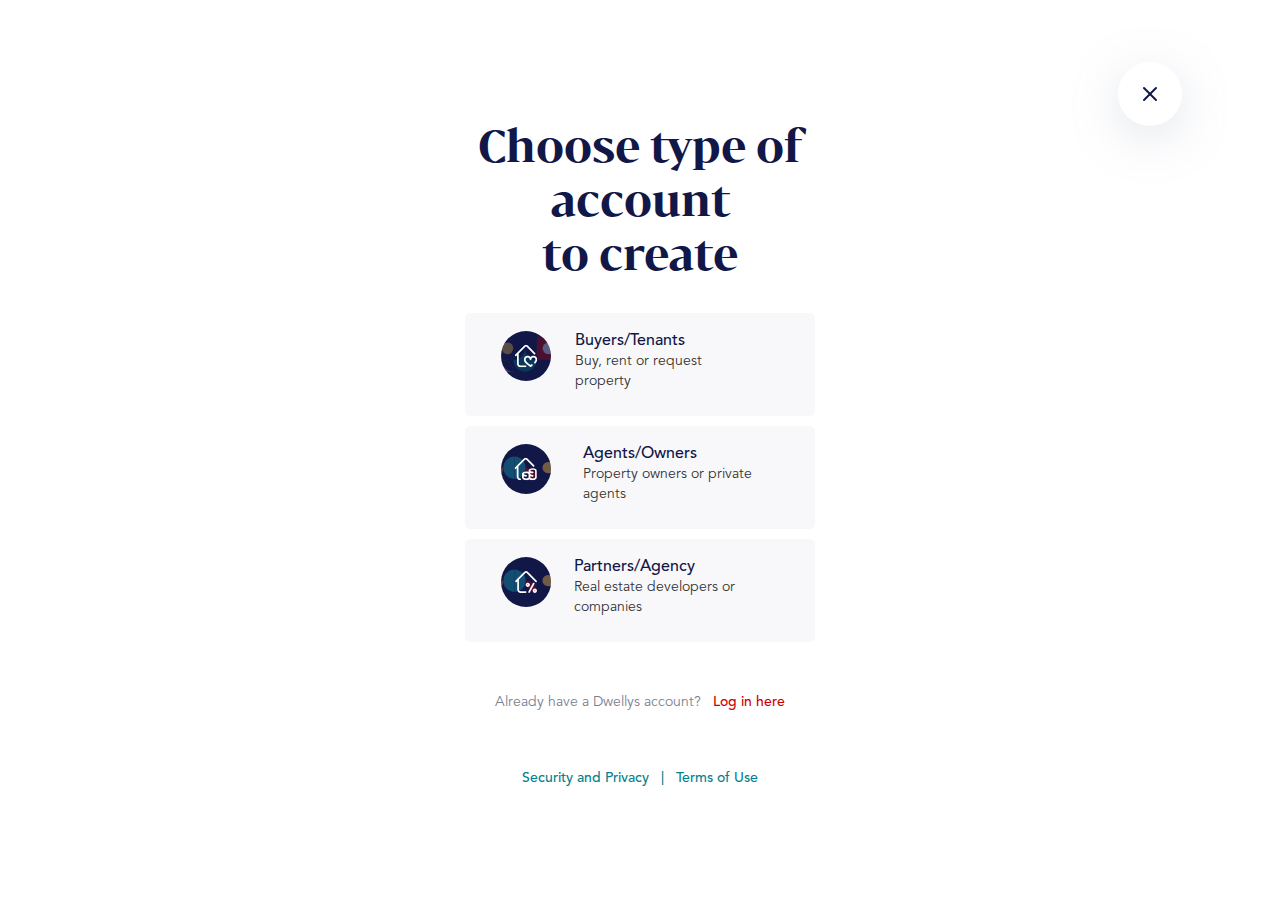
<file: account-type.html>
<!DOCTYPE html>
<!--  Last Published: Mon Sep 23 2019 13:32:19 GMT+0000 (UTC)  -->
<html data-wf-page="5d820e116e887f0dcad85354" data-wf-site="5d8198bc1374b95520536330">
<head>
  <meta charset="utf-8">
  <title>Account Type</title>
  <meta content="We collaborate with buyers, investors, real estates agencies, brokers, owners, and tenants to create complete and dynamic property profiles." name="description">
  <meta content="Account Type" property="og:title">
  <meta content="We collaborate with buyers, investors, real estates agencies, brokers, owners, and tenants to create complete and dynamic property profiles." property="og:description">
  <meta content="summary" name="twitter:card">
  <meta content="width=device-width, initial-scale=1" name="viewport">
  <link href="css/normalize.css" rel="stylesheet" type="text/css">
  <link href="css/components.css" rel="stylesheet" type="text/css">
  <link href="css/dwellys.css" rel="stylesheet" type="text/css">
  <!-- [if lt IE 9]><script src="https://cdnjs.cloudflare.com/ajax/libs/html5shiv/3.7.3/html5shiv.min.js" type="text/javascript"></script><![endif] -->
  <script type="text/javascript">
      ! function(o, c) {
        var n = c.documentElement,
          t = " w-mod-";
        n.className += t + "js", ("ontouchstart" in o || o.DocumentTouch && c instanceof DocumentTouch) && (n.className += t + "touch")
      }(window, document);
    </script>
  <link href="icons/favicon.png" rel="shortcut icon" type="image/x-icon">
  <link href="icons/webclip.png" rel="apple-touch-icon">
</head>
<body class="_100vh">
  <div class="wrapper">
    <div class="close"><a href="#" class="x-button w-inline-block"><img src="images/x.svg" alt="" class="x-button"></a></div>
    <div class="content w-container">
      <h1 class="heading-3 display-1 display-2-centered">Choose type of<br>account<br>to create</h1>
      <div>
        <a href="regstration.html" class="link-block-2 w-inline-block">
          <div class="auth-form">
            <div class="columns-5 w-row">
              <div class="column-20 w-col w-col-3"><img src="images/personal.svg" alt="" class="image-50"></div>
              <div class="account-type w-col w-col-9">
                <div>
                  <div class="text-block-5 dark">Buyers/Tenants</div>
                  <p class="item-desc">Buy, rent or request property</p>
                </div>
              </div>
            </div>
          </div>
        </a>
        <a href="regstration.html" class="link-block-3 w-inline-block">
          <div class="auth-form">
            <div class="columns-5 w-row">
              <div class="column-20 w-col w-col-3"><img src="images/agent.svg" alt="" class="image-50"></div>
              <div class="account-type w-col w-col-9">
                <div>
                  <div class="text-block-5 dark">Agents/Owners</div>
                  <p class="item-desc">Property owners or private agents</p>
                </div>
              </div>
            </div>
          </div>
        </a>
        <a href="regstration.html" class="link-block-3 w-inline-block">
          <div class="auth-form">
            <div class="columns-5 w-row">
              <div class="column-20 w-col w-col-3"><img src="images/partner.svg" alt="" class="image-50"></div>
              <div class="column-21 account-type w-col w-col-9">
                <div>
                  <div class="text-block-5 dark">Partners/Agency</div>
                  <p class="item-desc">Real estate developers or companies</p>
                </div>
              </div>
            </div>
          </div>
        </a>
      </div>
      <div class="div-block-129">
        <div class="small">Already have a Dwellys account?   <a href="login.html"><strong class="some-link">Log in here</strong></a></div>
      </div>
      <div class="small terms"><a href="#"><strong class="bold-text">Security and Privacy</strong></a><strong>   </strong>|   <a href="#" class="link"><strong class="bold-text-2">Terms of Use</strong></a></div>
    </div>
  </div>
  <script src="https://d3e54v103j8qbb.cloudfront.net/js/jquery-3.4.1.min.220afd743d.js" type="text/javascript" integrity="sha256-CSXorXvZcTkaix6Yvo6HppcZGetbYMGWSFlBw8HfCJo=" crossorigin="anonymous"></script>
  <script src="js/dwellys.js" type="text/javascript"></script>
  <!-- [if lte IE 9]><script src="https://cdnjs.cloudflare.com/ajax/libs/placeholders/3.0.2/placeholders.min.js"></script><![endif] -->
</body>
</html>
</file>
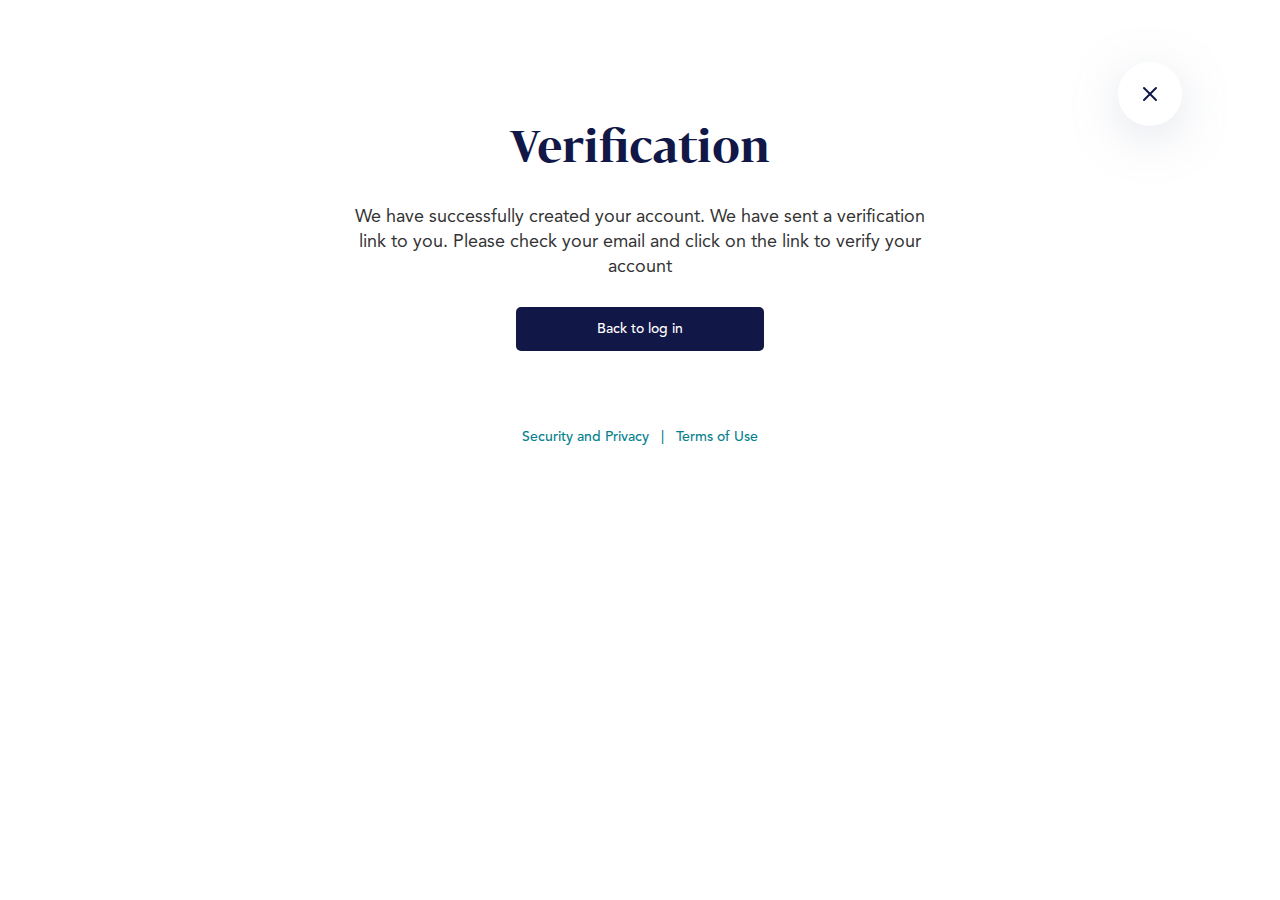
<file: account-verification.html>
<!DOCTYPE html>
<!--  Last Published: Mon Sep 23 2019 13:32:19 GMT+0000 (UTC)  -->
<html data-wf-page="5d821a139b8fef4366673750" data-wf-site="5d8198bc1374b95520536330">
<head>
  <meta charset="utf-8">
  <title>Account verification</title>
  <meta content="We collaborate with buyers, investors, real estates agencies, brokers, owners, and tenants to create complete and dynamic property profiles." name="description">
  <meta content="Account verification" property="og:title">
  <meta content="We collaborate with buyers, investors, real estates agencies, brokers, owners, and tenants to create complete and dynamic property profiles." property="og:description">
  <meta content="summary" name="twitter:card">
  <meta content="width=device-width, initial-scale=1" name="viewport">
  <link href="css/normalize.css" rel="stylesheet" type="text/css">
  <link href="css/components.css" rel="stylesheet" type="text/css">
  <link href="css/dwellys.css" rel="stylesheet" type="text/css">
  <!-- [if lt IE 9]><script src="https://cdnjs.cloudflare.com/ajax/libs/html5shiv/3.7.3/html5shiv.min.js" type="text/javascript"></script><![endif] -->
  <script type="text/javascript">
      ! function(o, c) {
        var n = c.documentElement,
          t = " w-mod-";
        n.className += t + "js", ("ontouchstart" in o || o.DocumentTouch && c instanceof DocumentTouch) && (n.className += t + "touch")
      }(window, document);
    </script>
  <link href="icons/favicon.png" rel="shortcut icon" type="image/x-icon">
  <link href="icons/webclip.png" rel="apple-touch-icon">
</head>
<body class="_100vh">
  <div class="wrapper">
    <div class="close"><a href="#" class="x-button w-inline-block"><img src="images/x.svg" alt="" class="x-button"></a></div>
    <div class="content w-container">
      <h1 class="heading-3 display-1 display-2-centered">Verification</h1>
      <p class="paragraph verify">We have successfully created your account. We have sent a verification link to you. Please check your email and click on the link to verify your account</p><a href="login.html" class="d-main-buttom verify-default w-button">Back to log in</a>
      <div class="small terms"><a href="#"><strong class="bold-text">Security and Privacy</strong></a><strong>   </strong>|   <a href="#" class="link"><strong class="bold-text-2">Terms of Use</strong></a></div>
    </div>
  </div>
  <script src="https://d3e54v103j8qbb.cloudfront.net/js/jquery-3.4.1.min.220afd743d.js" type="text/javascript" integrity="sha256-CSXorXvZcTkaix6Yvo6HppcZGetbYMGWSFlBw8HfCJo=" crossorigin="anonymous"></script>
  <script src="js/dwellys.js" type="text/javascript"></script>
  <!-- [if lte IE 9]><script src="https://cdnjs.cloudflare.com/ajax/libs/placeholders/3.0.2/placeholders.min.js"></script><![endif] -->
</body>
</html>
</file>
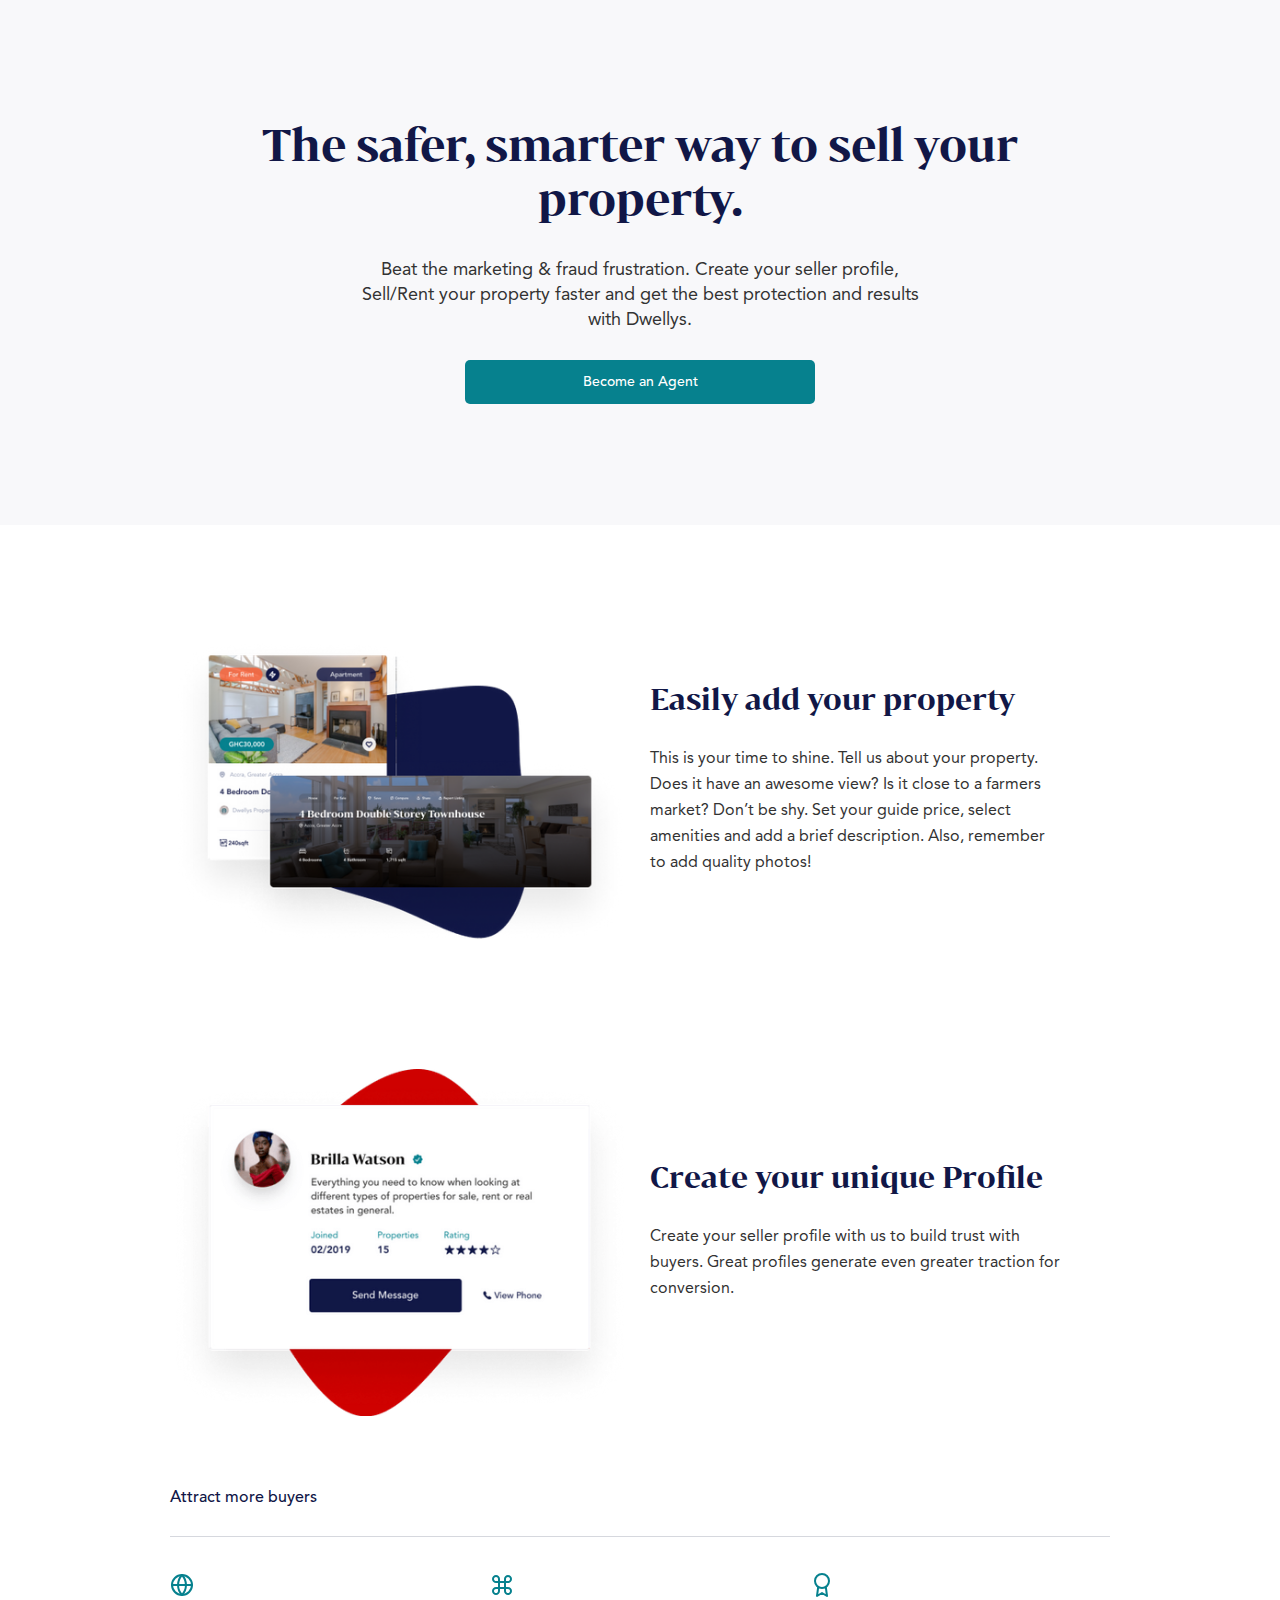
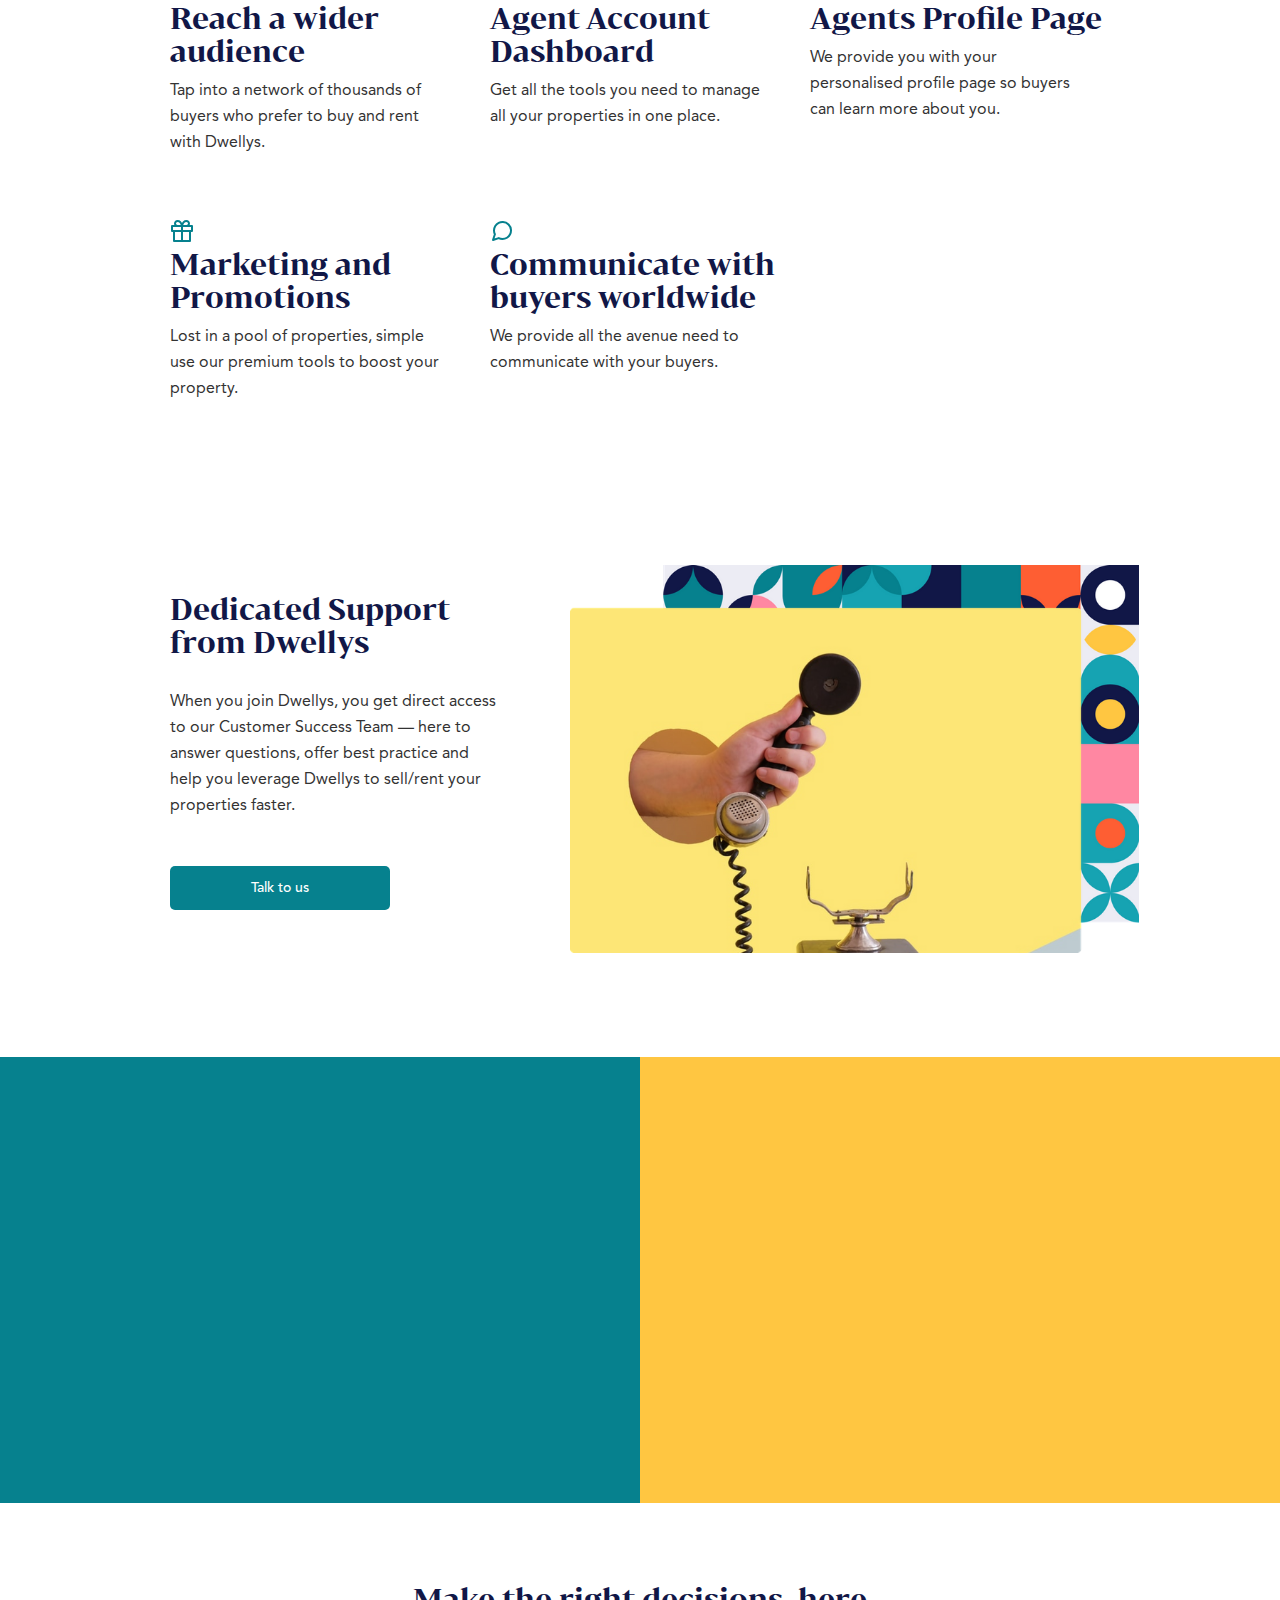
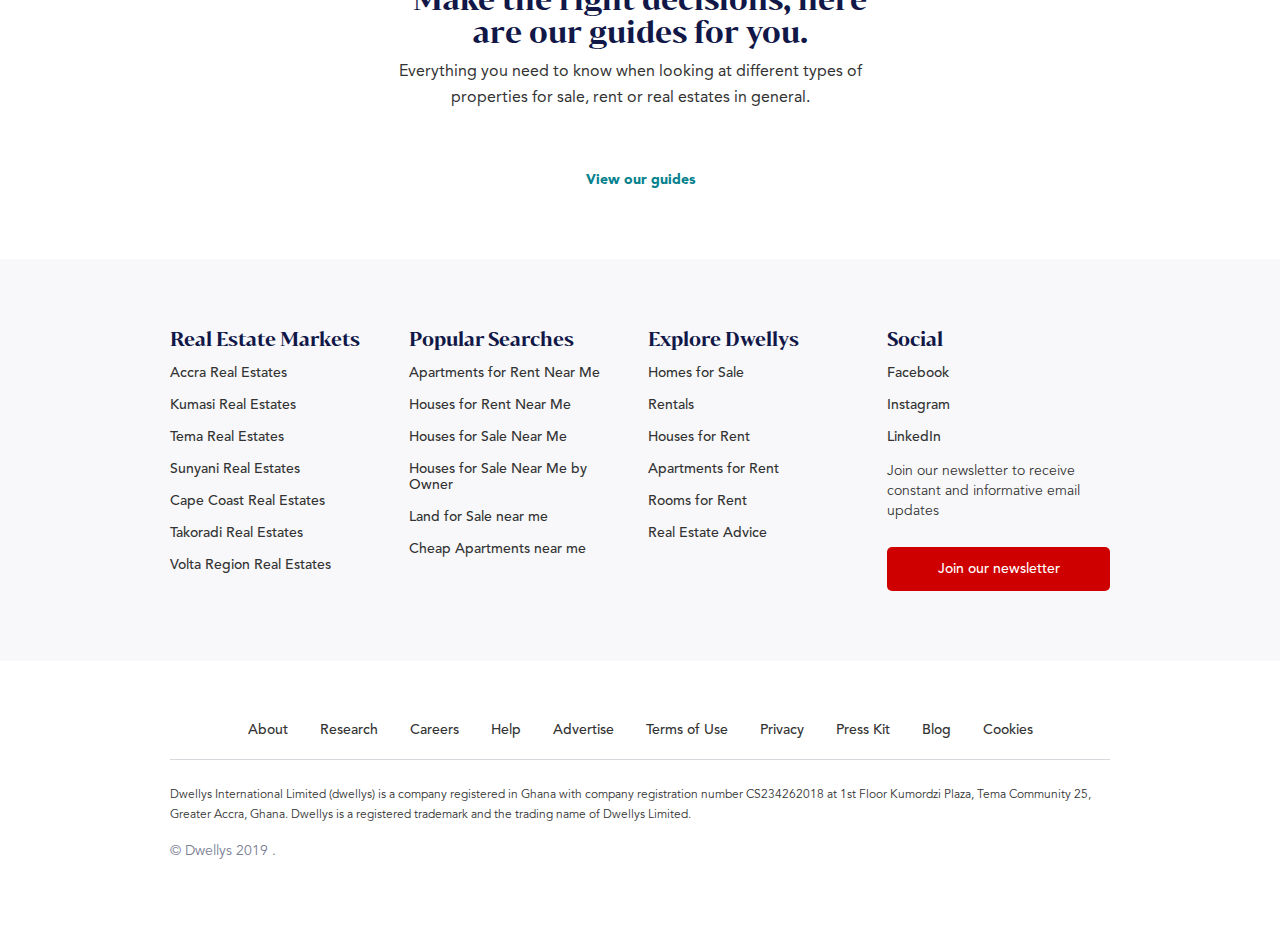
<file: for-agents.html>
<!DOCTYPE html>
<!--  Last Published: Mon Sep 23 2019 13:32:19 GMT+0000 (UTC)  -->
<html data-wf-page="5d81b540269ec75d99945d5f" data-wf-site="5d8198bc1374b95520536330">
<head>
  <meta charset="utf-8">
  <title>For Agents</title>
  <meta content="Beat the marketing &amp; fraud fraustration. Create your seller profile, Sell/Rent your property faster and get the best protection and results with Dwellys." name="description">
  <meta content="For Agents" property="og:title">
  <meta content="Beat the marketing &amp; fraud fraustration. Create your seller profile, Sell/Rent your property faster and get the best protection and results with Dwellys." property="og:description">
  <meta content="summary" name="twitter:card">
  <meta content="width=device-width, initial-scale=1" name="viewport">
  <link href="css/normalize.css" rel="stylesheet" type="text/css">
  <link href="css/components.css" rel="stylesheet" type="text/css">
  <link href="css/dwellys.css" rel="stylesheet" type="text/css">
  <!-- [if lt IE 9]><script src="https://cdnjs.cloudflare.com/ajax/libs/html5shiv/3.7.3/html5shiv.min.js" type="text/javascript"></script><![endif] -->
  <script type="text/javascript">
      ! function(o, c) {
        var n = c.documentElement,
          t = " w-mod-";
        n.className += t + "js", ("ontouchstart" in o || o.DocumentTouch && c instanceof DocumentTouch) && (n.className += t + "touch")
      }(window, document);
    </script>
  <link href="icons/favicon.png" rel="shortcut icon" type="image/x-icon">
  <link href="icons/webclip.png" rel="apple-touch-icon">
</head>
<body>
  <div id="start" class="page-header display-2-centered">
    <div class="w-container">
      <h1 class="heading-3 display-1 display-2-centered">The safer, smarter way to sell your property.</h1>
      <p class="paragraph">Beat the marketing &amp; fraud frustration. Create your seller profile, Sell/Rent your property faster and get the best protection and results with Dwellys.</p><a href="account-type.html" class="d-main-buttom green center-button ct-sec-right w-button">Become an Agent</a></div>
  </div>
  <div class="dconatin w-container">
    <div id="start" class="d-section d-contain">
      <div class="image-section w-row">
        <div class="img-col w-col w-col-6"><img src="images/Group-13.png" width="500" srcset="images/Group-13-p-500.png 500w, images/Group-13-p-800.png 800w, images/Group-13.png 1186w" sizes="(max-width: 479px) 92vw, (max-width: 767px) 311px, (max-width: 991px) 354px, 460px" alt="" class="image-48 main-image"></div>
        <div class="ft-col w-col w-col-6">
          <h1 class="display-2">Easily add your property</h1>
          <div class="spacing-20"></div>
          <p class="paragraph bezopara bezopara-left">This is your time to shine. Tell us about your property. Does it have an awesome view? Is it close to a farmers market? Don’t be shy. Set your guide price, select amenities and add a brief description. Also, remember to add quality photos!</p>
        </div>
      </div>
    </div>
    <div id="start" class="d-section d-contain">
      <div class="image-section w-row">
        <div class="img-col w-col w-col-6"><img src="images/Group-14.png" width="500" srcset="images/Group-14-p-500.png 500w, images/Group-14-p-800.png 800w, images/Group-14-p-1080.png 1080w, images/Group-14.png 1130w" sizes="(max-width: 479px) 92vw, (max-width: 767px) 311px, (max-width: 991px) 354px, 460px" alt="" class="image-48 main-image"></div>
        <div class="ft-col w-col w-col-6">
          <h1 class="display-2">Create your unique Profile</h1>
          <div class="spacing-20"></div>
          <p class="paragraph bezopara bezopara-left">Create your seller profile with us to build trust with buyers. Great profiles generate even greater traction for conversion.</p>
        </div>
      </div>
    </div>
  </div>
  <div class="page-content w-container">
    <div id="start" class="d-section alt">
      <div class="div-block-128">
        <p class="paragraph bezopara bezopara-left more-spinch">Attract more buyers</p>
      </div>
      <div class="features-group w-row">
        <div class="column-15 w-col w-col-4">
          <div class="feature-group-item"><img src="images/globe.svg" alt="" class="feature-icon">
            <h1 class="display-2">Reach a wider audience</h1>
            <p class="paragraph bezopara bezopara-left">Tap into a network of thousands of buyers who prefer to buy and rent with Dwellys.</p>
          </div>
        </div>
        <div class="column-16 w-col w-col-4">
          <div class="feature-group-item"><img src="images/command.svg" alt="" class="feature-icon">
            <h1 class="display-2">Agent Account Dashboard</h1>
            <p class="paragraph bezopara bezopara-left">Get all the tools you need to manage all your properties in one place.</p>
          </div>
        </div>
        <div class="column-17 w-col w-col-4">
          <div class="feature-group-item"><img src="images/award.svg" alt="" class="feature-icon">
            <h1 class="display-2">Agents Profile Page</h1>
            <p class="paragraph bezopara bezopara-left">We provide you with your personalised profile page so buyers can learn more about you.</p>
          </div>
        </div>
      </div>
      <div class="features-group w-row">
        <div class="column-18 w-col w-col-4">
          <div class="feature-group-item"><img src="images/gift.svg" alt="" class="feature-icon">
            <h1 class="display-2">Marketing and Promotions</h1>
            <p class="paragraph bezopara bezopara-left">Lost in a pool of properties, simple use our premium tools to boost your property.</p>
          </div>
        </div>
        <div class="column-19 w-col w-col-4">
          <div class="feature-group-item"><img src="images/message-circle.svg" alt="" class="feature-icon">
            <h1 class="display-2">Communicate with buyers worldwide</h1>
            <p class="paragraph bezopara bezopara-left">We provide all the avenue need to communicate with your buyers.</p>
          </div>
        </div>
        <div class="w-col w-col-4"></div>
      </div>
    </div>
    <div id="start" class="d-section">
      <div class="image-section w-row">
        <div class="extra-padding w-col w-col-5">
          <h1 class="display-2">Dedicated Support from Dwellys</h1>
          <div class="spacing-20"></div>
          <p class="paragraph bezopara bezopara-left">When you join Dwellys, you get direct access to our Customer Success Team — here to answer questions, offer best practice and help you leverage Dwellys to sell/rent your properties faster.</p>
          <div class="spacing-20"></div><a href="#" class="d-main-buttom green w-button">Talk to us</a></div>
        <div class="ft-col w-col w-col-7">
          <div class="spacing-20"></div><img src="images/call.png" width="786" srcset="images/call-p-500.png 500w, images/call-p-800.png 800w, images/call-p-1080.png 1080w, images/call.png 1466w" sizes="(max-width: 479px) 73vw, (max-width: 767px) 350px, (max-width: 991px) 386.328125px, 569px" alt="" class="image-48"></div>
      </div>
    </div>
  </div>
  <div class="cta-1 w-row">
    <div class="ct-left p20 w-col w-col-6">
      <div data-w-id="ccc78e33-af35-2ab8-b8d6-0b7bcd148d32" style="opacity:0" class="cta-section ct-sec-left">
        <div class="text-center w-container">
          <p class="paragraph bezopara bezopara-left text-center">Searching for a place?</p>
          <div class="spacing-20"></div>
          <p class="paragraph bezopara bezopara-left text-center small">Your perfect home is waiting for you on Dwellys. Browse thousands of properties worldwide, negotiate terms and price with aan agent or developer right on your laptop or smartphone.</p>
          <div class="spacing-20"></div><a href="for-tenants.html" class="d-main-buttom green center-button w-button">Create a free Account</a></div>
      </div>
    </div>
    <div class="ct-right p20 w-col w-col-6">
      <div data-w-id="ccc78e33-af35-2ab8-b8d6-0b7bcd148d3d" style="opacity:0" class="cta-section">
        <div class="text-center w-container">
          <p class="paragraph bezopara bezopara-left text-center ct-sec-right partner-text">Be the first in your city to offer Dwellys</p>
          <div class="spacing-20"></div>
          <p class="paragraph bezopara bezopara-left text-center small ct-sec-right partner-text">Simply create and verify your account on Dwellys to add your properties and sell very fast. Show your property to the world, and get clients who are willing to pay.</p>
          <div class="spacing-20"></div><a href="index.html" class="d-main-buttom green center-button ct-sec-right partner-button w-button">Become a partner</a></div>
      </div>
    </div>
  </div>
  <div class="blog-cta">
    <div class="text-center blog-promo w-container">
      <h1 class="display-2 blog-promo">Make the right decisions, here are our guides for you.</h1>
      <p class="paragraph bezopara bezopara-left blog-promo">Everything you need to know when looking at different types of properties for sale, rent or real estates in general.</p>
      <div class="spacing-20"></div><a href="#" class="d-main-buttom blog-promo outline w-button">View our guides</a></div>
  </div>
  <div data-w-id="536a933b-22bd-8336-2589-3495ca5a92c2" class="pre-footer">
    <div class="w-container">
      <div class="pre-footer-items">
        <div class="footer-menu-group">
          <div class="footer-nav-head">Real Estate Markets</div><a href="#" class="d-nav-link">Accra Real Estates</a><a href="#" class="d-nav-link">Kumasi Real Estates</a><a href="#" class="d-nav-link">Tema Real Estates</a><a href="#" class="d-nav-link">Sunyani Real Estates</a><a href="#" class="d-nav-link">Cape Coast Real Estates</a><a href="#" class="d-nav-link">Takoradi Real Estates</a><a href="#" class="d-nav-link">Volta Region Real Estates</a></div>
        <div class="footer-menu-group">
          <div class="footer-nav-head">Popular Searches</div><a href="#" class="d-nav-link">Apartments for Rent Near Me</a><a href="#" class="d-nav-link">Houses for Rent Near Me</a><a href="#" class="d-nav-link">Houses for Sale Near Me</a><a href="#" class="d-nav-link">Houses for Sale Near Me by Owner</a><a href="#" class="d-nav-link">Land for Sale near me</a><a href="#" class="d-nav-link">Cheap Apartments near me</a></div>
        <div class="footer-menu-group">
          <div class="footer-nav-head">Explore Dwellys</div><a href="#" class="d-nav-link">Homes for Sale</a><a href="#" class="d-nav-link">Rentals</a><a href="#" class="d-nav-link">Houses for Rent</a><a href="#" class="d-nav-link">Apartments for Rent</a><a href="#" class="d-nav-link">Rooms for Rent</a><a href="#" class="d-nav-link">Real Estate Advice</a></div>
        <div class="footer-menu-group">
          <div class="footer-nav-head">Social</div><a href="#" class="d-nav-link">Facebook</a><a href="#" class="d-nav-link">Instagram</a><a href="#" class="d-nav-link">LinkedIn</a>
          <p class="item-desc">Join our newsletter to receive constant and informative email updates</p><a href="#" class="d-main-buttom newsletter-button w-button">Join our newsletter</a></div>
      </div>
    </div>
  </div>
  <div class="footer w-container">
    <div id="start" class="d-section center">
      <div data-w-id="353c38ad-dc67-aed9-1218-23ccef213c14" class="div-block-128"><a href="#" class="d-nav-link text-center">About</a><a href="#" class="d-nav-link text-center">Research</a><a href="#" class="d-nav-link text-center">Careers</a><a href="#" class="d-nav-link text-center">Help</a><a href="#" class="d-nav-link text-center">Advertise</a><a href="#" class="d-nav-link text-center">Terms of Use</a><a href="#" class="d-nav-link text-center">Privacy</a><a href="#" class="d-nav-link text-center">Press Kit</a><a href="#" class="d-nav-link text-center">Blog</a><a href="#" class="d-nav-link text-center">Cookies</a></div>
      <p class="copyrights">Dwellys International Limited (dwellys) is a company registered in Ghana with company registration number CS234262018 at 1st Floor Kumordzi Plaza, Tema Community 25, Greater Accra, Ghana. Dwellys is a registered trademark and the trading name of Dwellys Limited.</p>
      <p class="item-desc copyright">© Dwellys 2019 .</p>
    </div>
  </div>
  <script src="https://d3e54v103j8qbb.cloudfront.net/js/jquery-3.4.1.min.220afd743d.js" type="text/javascript" integrity="sha256-CSXorXvZcTkaix6Yvo6HppcZGetbYMGWSFlBw8HfCJo=" crossorigin="anonymous"></script>
  <script src="js/dwellys.js" type="text/javascript"></script>
  <!-- [if lte IE 9]><script src="https://cdnjs.cloudflare.com/ajax/libs/placeholders/3.0.2/placeholders.min.js"></script><![endif] -->
</body>
</html>
</file>
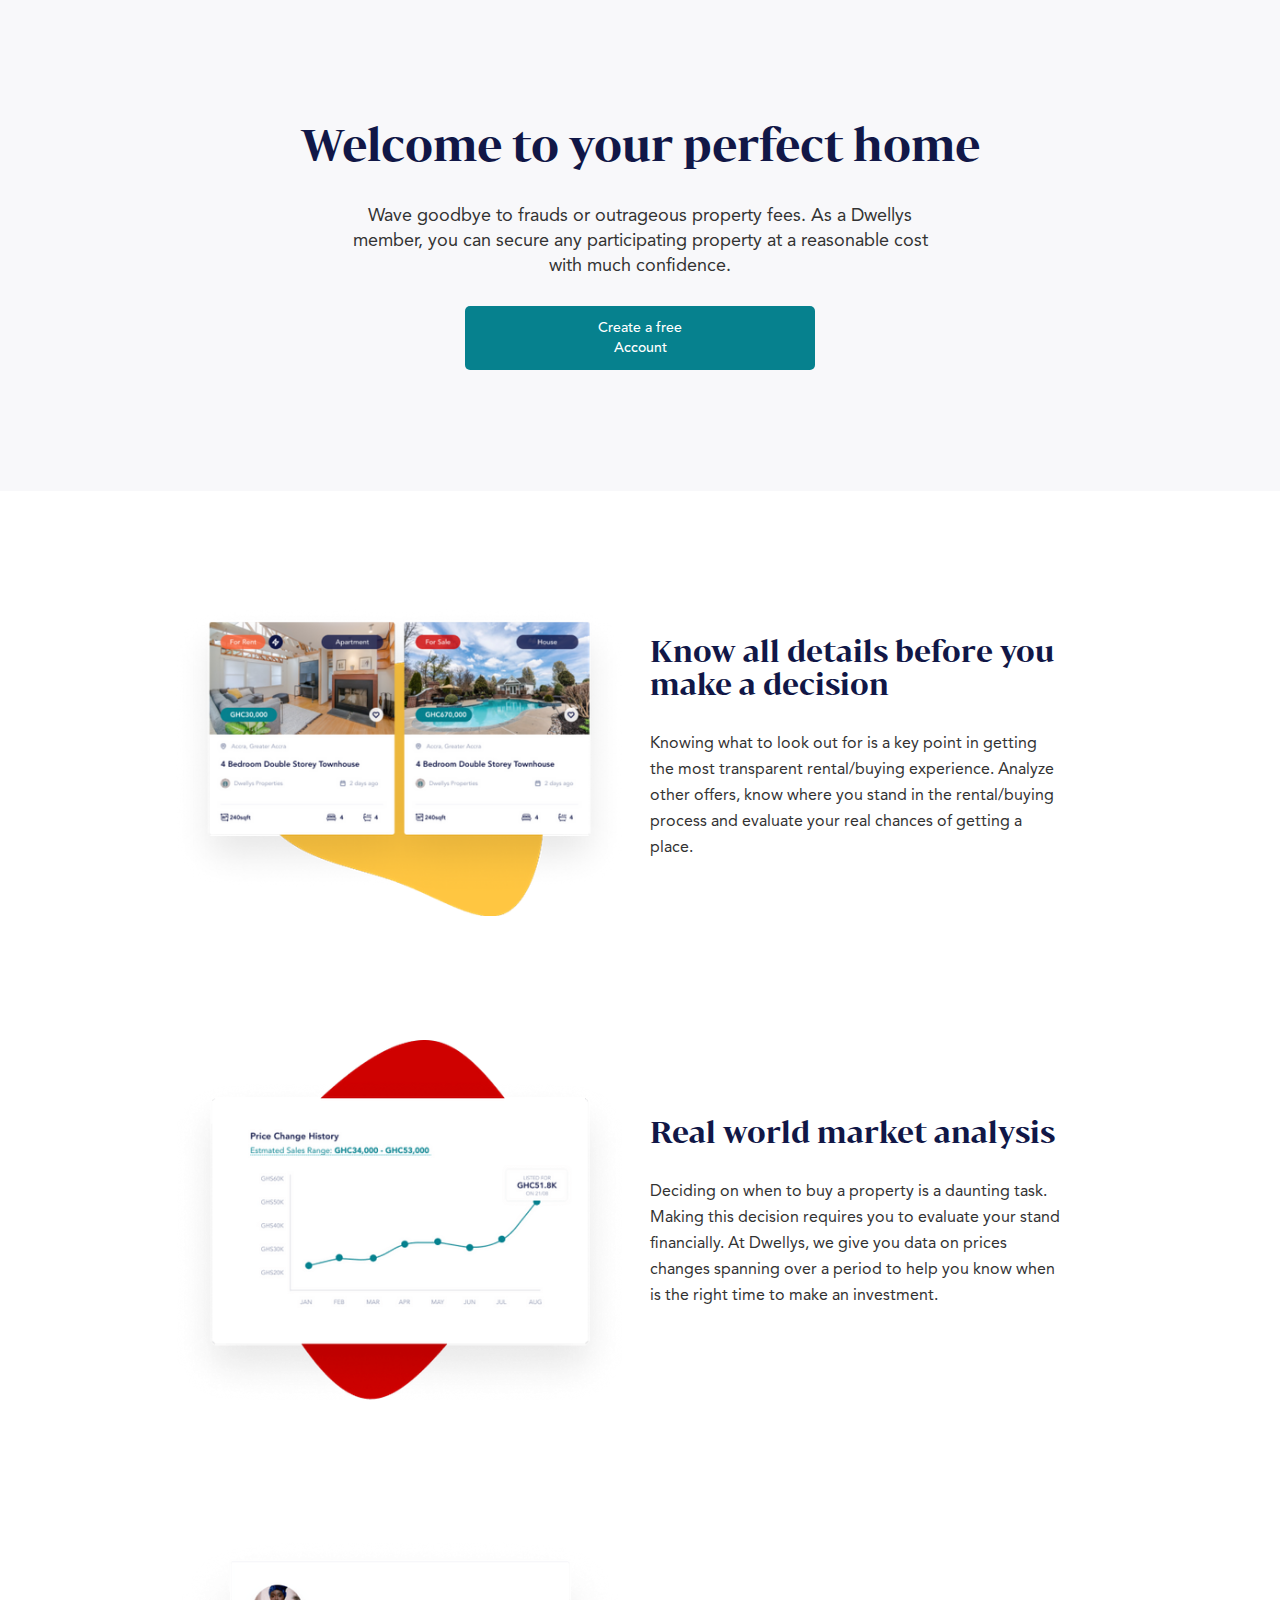
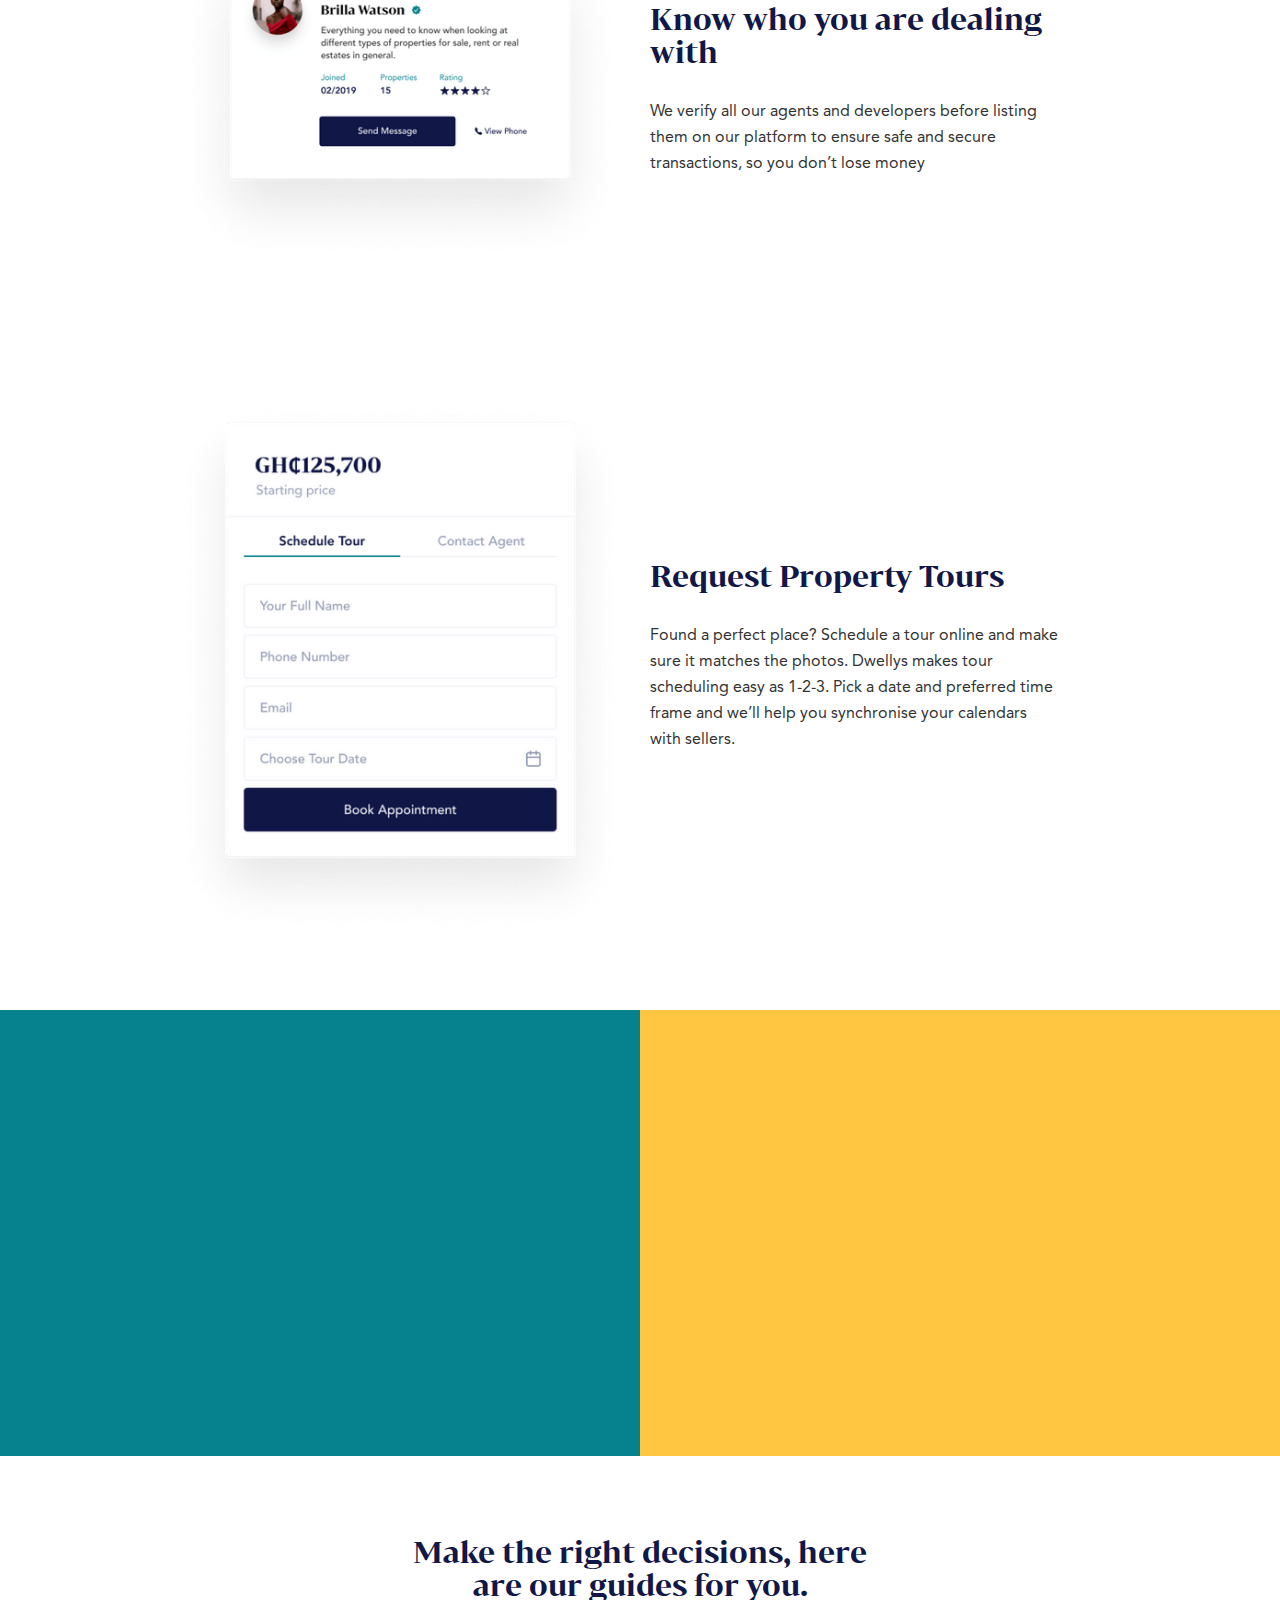
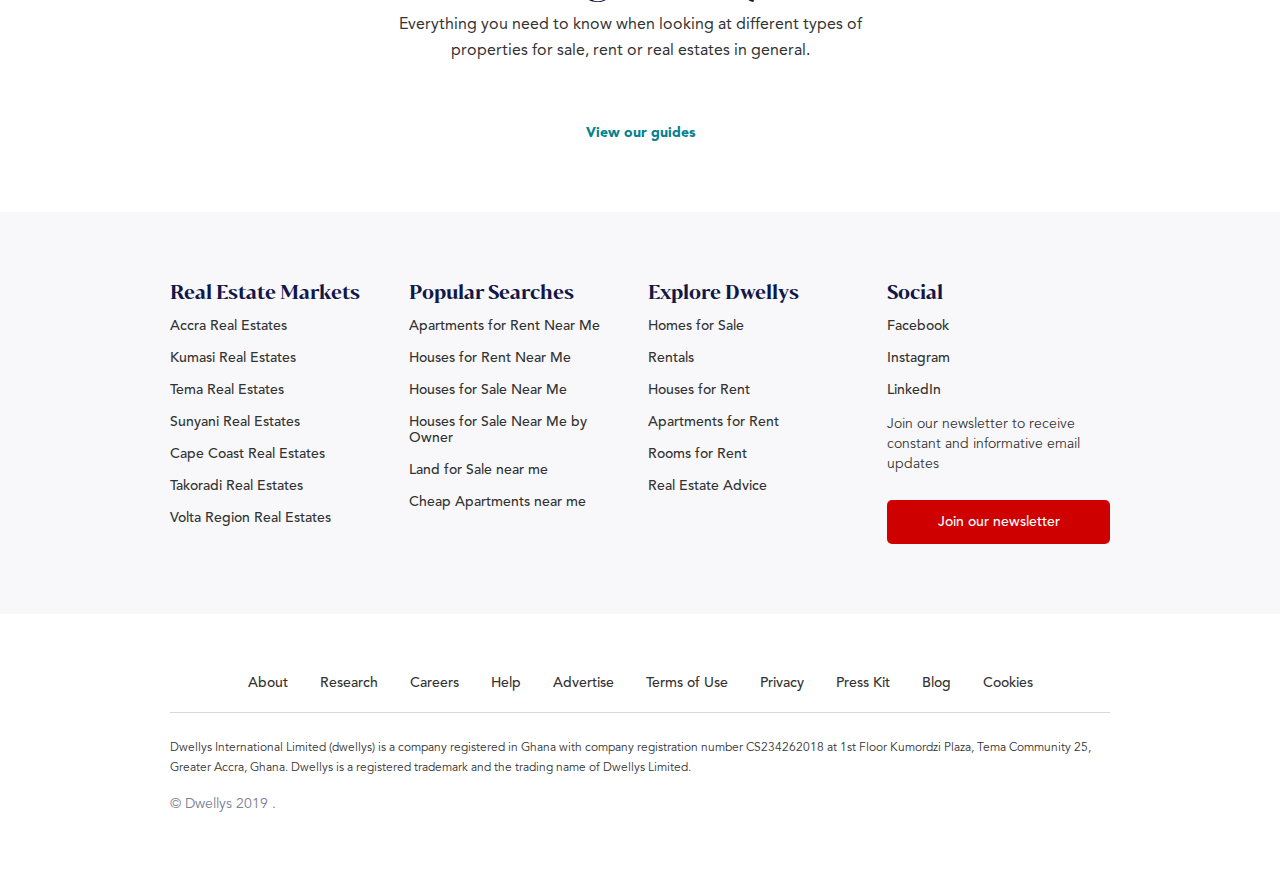
<file: for-tenants.html>
<!DOCTYPE html>
<!--  Last Published: Mon Sep 23 2019 13:32:19 GMT+0000 (UTC)  -->
<html data-wf-page="5d81af6a1374b9cdb953c3f9" data-wf-site="5d8198bc1374b95520536330">
<head>
  <meta charset="utf-8">
  <title>Tenants &amp; Buyers</title>
  <meta content="Wave goodbye to frauds or outragious property fees. As a dwellys member, you can secure any participating property at a reasonable cost with much confidence." name="description">
  <meta content="Tenants &amp; Buyers" property="og:title">
  <meta content="Wave goodbye to frauds or outragious property fees. As a dwellys member, you can secure any participating property at a reasonable cost with much confidence." property="og:description">
  <meta content="summary" name="twitter:card">
  <meta content="width=device-width, initial-scale=1" name="viewport">
  <link href="css/normalize.css" rel="stylesheet" type="text/css">
  <link href="css/components.css" rel="stylesheet" type="text/css">
  <link href="css/dwellys.css" rel="stylesheet" type="text/css">
  <!-- [if lt IE 9]><script src="https://cdnjs.cloudflare.com/ajax/libs/html5shiv/3.7.3/html5shiv.min.js" type="text/javascript"></script><![endif] -->
  <script type="text/javascript">
      ! function(o, c) {
        var n = c.documentElement,
          t = " w-mod-";
        n.className += t + "js", ("ontouchstart" in o || o.DocumentTouch && c instanceof DocumentTouch) && (n.className += t + "touch")
      }(window, document);
    </script>
  <link href="icons/favicon.png" rel="shortcut icon" type="image/x-icon">
  <link href="icons/webclip.png" rel="apple-touch-icon">
</head>
<body>
  <div id="start" class="page-header display-2-centered">
    <div class="w-container">
      <h1 class="heading-3 display-1 display-2-centered">Welcome to your perfect home</h1>
      <p class="paragraph">Wave goodbye to frauds or outrageous property fees. As a Dwellys member, you can secure any participating property at a reasonable cost with much confidence.</p><a href="account-type.html" class="d-main-buttom green center-button ct-sec-right w-button">Create a free Account</a></div>
  </div>
  <div class="dconatin w-container">
    <div id="start" class="d-section d-contain">
      <div class="image-section w-row">
        <div class="img-col w-col w-col-6"><img src="images/Group-12.png" width="500" srcset="images/Group-12-p-500.png 500w, images/Group-12-p-800.png 800w, images/Group-12.png 1142w" sizes="(max-width: 479px) 92vw, (max-width: 767px) 311px, (max-width: 991px) 354px, 460px" alt="" class="image-48 main-image"></div>
        <div class="ft-col w-col w-col-6">
          <h1 class="display-2">Know all details before you make a decision</h1>
          <div class="spacing-20"></div>
          <p class="paragraph bezopara bezopara-left">Knowing what to look out for is a key point in getting the most transparent rental/buying experience. Analyze other offers, know where you stand in the rental/buying process and evaluate your real chances of getting a place.</p>
        </div>
      </div>
    </div>
    <div id="start" class="d-section d-contain">
      <div class="image-section w-row">
        <div class="img-col w-col w-col-6"><img src="images/Group-12-1.png" width="500" srcset="images/Group-12-1-p-500.png 500w, images/Group-12-1-p-800.png 800w, images/Group-12-1-p-1080.png 1080w, images/Group-12-1.png 1090w" sizes="(max-width: 479px) 92vw, (max-width: 767px) 311px, (max-width: 991px) 354px, 460px" alt="" class="image-48 main-image"></div>
        <div class="ft-col w-col w-col-6">
          <h1 class="display-2">Real world market analysis</h1>
          <div class="spacing-20"></div>
          <p class="paragraph bezopara bezopara-left">Deciding on when to buy a property is a daunting task. Making this decision requires you to evaluate your stand financially. At Dwellys, we give you data on prices changes spanning over a period to help you know when is the right time to make an investment.</p>
        </div>
      </div>
    </div>
    <div id="start" class="d-section d-contain">
      <div class="image-section w-row">
        <div class="img-col w-col w-col-6"><img src="images/casas.png" width="500" srcset="images/casas-p-500.png 500w, images/casas.png 756w" sizes="(max-width: 479px) 92vw, (max-width: 767px) 311px, (max-width: 991px) 354px, 460px" alt="" class="image-48 main-image"></div>
        <div class="ft-col w-col w-col-6">
          <h1 class="display-2">Know who you are dealing with</h1>
          <div class="spacing-20"></div>
          <p class="paragraph bezopara bezopara-left">We verify all our agents and developers before listing them on our platform to ensure safe and secure transactions, so you don’t lose money</p>
        </div>
      </div>
    </div>
    <div id="start" class="d-section d-contain">
      <div class="image-section w-row">
        <div class="img-col w-col w-col-6"><img src="images/caaasa.png" width="500" srcset="images/caaasa-p-500.png 500w, images/caaasa-p-800.png 800w, images/caaasa.png 820w" sizes="(max-width: 479px) 92vw, (max-width: 767px) 311px, (max-width: 991px) 354px, 460px" alt="" class="image-48 main-image"></div>
        <div class="ft-col w-col w-col-6">
          <h1 class="display-2">Request Property Tours</h1>
          <div class="spacing-20"></div>
          <p class="paragraph bezopara bezopara-left">Found a perfect place? Schedule a tour online and make sure it matches the photos. Dwellys makes tour scheduling easy as 1-2-3. Pick a date and preferred time frame and we’ll help you synchronise your calendars with sellers.</p>
        </div>
      </div>
    </div>
  </div>
  <div class="cta-1 w-row">
    <div class="ct-left p20 w-col w-col-6">
      <div data-w-id="ccc78e33-af35-2ab8-b8d6-0b7bcd148d32" style="opacity:0" class="cta-section ct-sec-left">
        <div class="text-center w-container">
          <p class="paragraph bezopara bezopara-left text-center">Listed your property yet?</p>
          <div class="spacing-20"></div>
          <p class="paragraph bezopara bezopara-left text-center small">Simply create and verify your account on Dwellys to add your properties and sell very fast. Show your property to the world, and get clients who are willing to pay.</p>
          <div class="spacing-20"></div><a href="for-agents.html" class="d-main-buttom green center-button w-button">Become an Agent</a></div>
      </div>
    </div>
    <div class="ct-right p20 w-col w-col-6">
      <div data-w-id="ccc78e33-af35-2ab8-b8d6-0b7bcd148d3d" style="opacity:0" class="cta-section">
        <div class="text-center w-container">
          <p class="paragraph bezopara bezopara-left text-center ct-sec-right partner-text">Be the first in your city to offer Dwellys</p>
          <div class="spacing-20"></div>
          <p class="paragraph bezopara bezopara-left text-center small ct-sec-right partner-text">Simply create and verify your account on Dwellys to add your properties and sell very fast. Show your property to the world, and get clients who are willing to pay.</p>
          <div class="spacing-20"></div><a href="index.html" class="d-main-buttom green center-button ct-sec-right partner-button w-button">Become a partner</a></div>
      </div>
    </div>
  </div>
  <div class="blog-cta">
    <div class="text-center blog-promo w-container">
      <h1 class="display-2 blog-promo">Make the right decisions, here are our guides for you.</h1>
      <p class="paragraph bezopara bezopara-left blog-promo">Everything you need to know when looking at different types of properties for sale, rent or real estates in general.</p>
      <div class="spacing-20"></div><a href="#" class="d-main-buttom blog-promo outline w-button">View our guides</a></div>
  </div>
  <div data-w-id="536a933b-22bd-8336-2589-3495ca5a92c2" class="pre-footer">
    <div class="w-container">
      <div class="pre-footer-items">
        <div class="footer-menu-group">
          <div class="footer-nav-head">Real Estate Markets</div><a href="#" class="d-nav-link">Accra Real Estates</a><a href="#" class="d-nav-link">Kumasi Real Estates</a><a href="#" class="d-nav-link">Tema Real Estates</a><a href="#" class="d-nav-link">Sunyani Real Estates</a><a href="#" class="d-nav-link">Cape Coast Real Estates</a><a href="#" class="d-nav-link">Takoradi Real Estates</a><a href="#" class="d-nav-link">Volta Region Real Estates</a></div>
        <div class="footer-menu-group">
          <div class="footer-nav-head">Popular Searches</div><a href="#" class="d-nav-link">Apartments for Rent Near Me</a><a href="#" class="d-nav-link">Houses for Rent Near Me</a><a href="#" class="d-nav-link">Houses for Sale Near Me</a><a href="#" class="d-nav-link">Houses for Sale Near Me by Owner</a><a href="#" class="d-nav-link">Land for Sale near me</a><a href="#" class="d-nav-link">Cheap Apartments near me</a></div>
        <div class="footer-menu-group">
          <div class="footer-nav-head">Explore Dwellys</div><a href="#" class="d-nav-link">Homes for Sale</a><a href="#" class="d-nav-link">Rentals</a><a href="#" class="d-nav-link">Houses for Rent</a><a href="#" class="d-nav-link">Apartments for Rent</a><a href="#" class="d-nav-link">Rooms for Rent</a><a href="#" class="d-nav-link">Real Estate Advice</a></div>
        <div class="footer-menu-group">
          <div class="footer-nav-head">Social</div><a href="#" class="d-nav-link">Facebook</a><a href="#" class="d-nav-link">Instagram</a><a href="#" class="d-nav-link">LinkedIn</a>
          <p class="item-desc">Join our newsletter to receive constant and informative email updates</p><a href="#" class="d-main-buttom newsletter-button w-button">Join our newsletter</a></div>
      </div>
    </div>
  </div>
  <div class="footer w-container">
    <div id="start" class="d-section center">
      <div data-w-id="353c38ad-dc67-aed9-1218-23ccef213c14" class="div-block-128"><a href="#" class="d-nav-link text-center">About</a><a href="#" class="d-nav-link text-center">Research</a><a href="#" class="d-nav-link text-center">Careers</a><a href="#" class="d-nav-link text-center">Help</a><a href="#" class="d-nav-link text-center">Advertise</a><a href="#" class="d-nav-link text-center">Terms of Use</a><a href="#" class="d-nav-link text-center">Privacy</a><a href="#" class="d-nav-link text-center">Press Kit</a><a href="#" class="d-nav-link text-center">Blog</a><a href="#" class="d-nav-link text-center">Cookies</a></div>
      <p class="copyrights">Dwellys International Limited (dwellys) is a company registered in Ghana with company registration number CS234262018 at 1st Floor Kumordzi Plaza, Tema Community 25, Greater Accra, Ghana. Dwellys is a registered trademark and the trading name of Dwellys Limited.</p>
      <p class="item-desc copyright">© Dwellys 2019 .</p>
    </div>
  </div>
  <script src="https://d3e54v103j8qbb.cloudfront.net/js/jquery-3.4.1.min.220afd743d.js" type="text/javascript" integrity="sha256-CSXorXvZcTkaix6Yvo6HppcZGetbYMGWSFlBw8HfCJo=" crossorigin="anonymous"></script>
  <script src="js/dwellys.js" type="text/javascript"></script>
  <!-- [if lte IE 9]><script src="https://cdnjs.cloudflare.com/ajax/libs/placeholders/3.0.2/placeholders.min.js"></script><![endif] -->
</body>
</html>
</file>
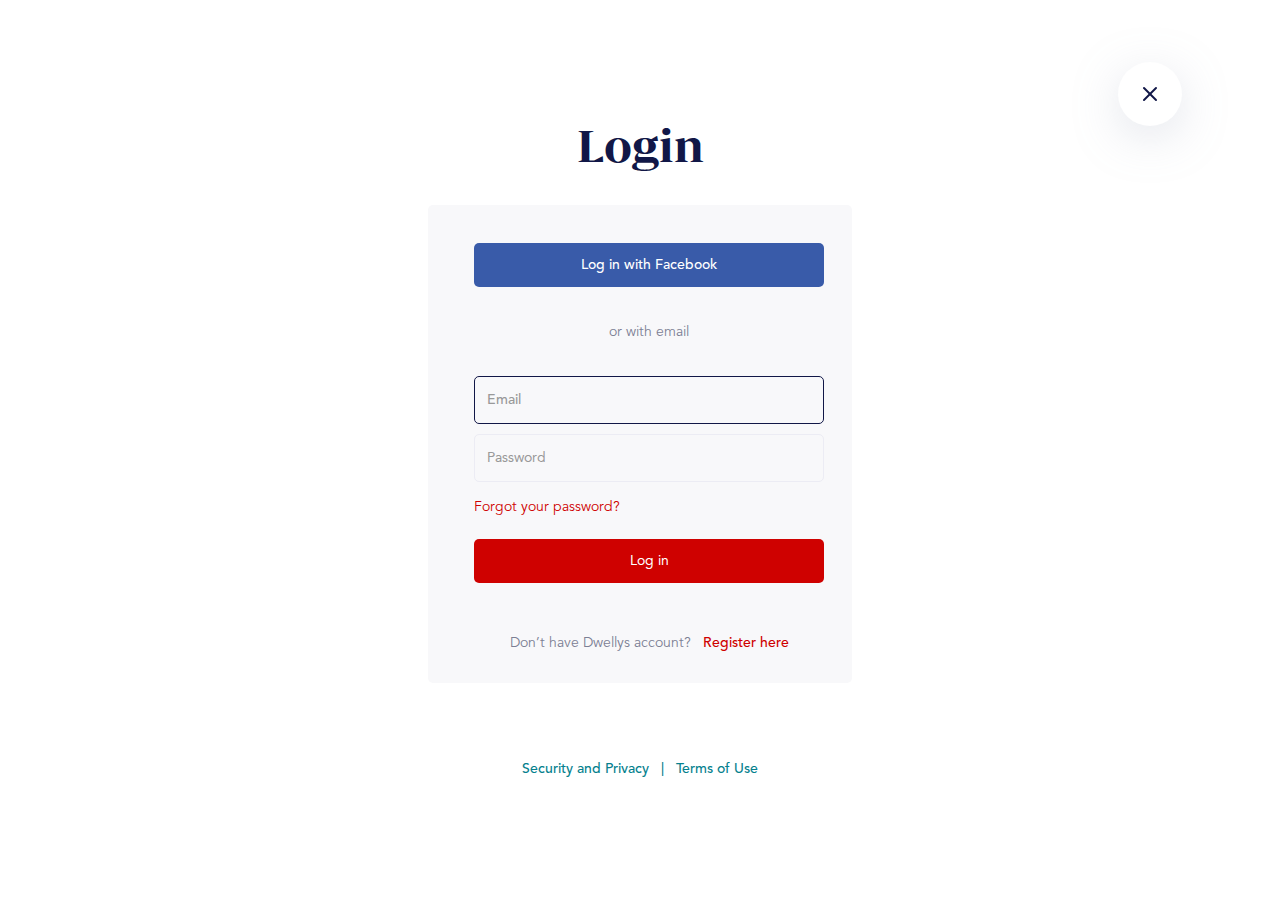
<file: login.html>
<!DOCTYPE html>
<!--  Last Published: Mon Sep 23 2019 13:32:19 GMT+0000 (UTC)  -->
<html data-wf-page="5d81df61e7908e1cd258395b" data-wf-site="5d8198bc1374b95520536330">
<head>
  <meta charset="utf-8">
  <title>Login - Dwellys</title>
  <meta content="We collaborate with buyers, investors, real estates agencies, brokers, owners, and tenants to create complete and dynamic property profiles." name="description">
  <meta content="Login - Dwellys" property="og:title">
  <meta content="We collaborate with buyers, investors, real estates agencies, brokers, owners, and tenants to create complete and dynamic property profiles." property="og:description">
  <meta content="summary" name="twitter:card">
  <meta content="width=device-width, initial-scale=1" name="viewport">
  <link href="css/normalize.css" rel="stylesheet" type="text/css">
  <link href="css/components.css" rel="stylesheet" type="text/css">
  <link href="css/dwellys.css" rel="stylesheet" type="text/css">
  <!-- [if lt IE 9]><script src="https://cdnjs.cloudflare.com/ajax/libs/html5shiv/3.7.3/html5shiv.min.js" type="text/javascript"></script><![endif] -->
  <script type="text/javascript">
      ! function(o, c) {
        var n = c.documentElement,
          t = " w-mod-";
        n.className += t + "js", ("ontouchstart" in o || o.DocumentTouch && c instanceof DocumentTouch) && (n.className += t + "touch")
      }(window, document);
    </script>
  <link href="icons/favicon.png" rel="shortcut icon" type="image/x-icon">
  <link href="icons/webclip.png" rel="apple-touch-icon">
</head>
<body class="_100vh">
  <div class="wrapper">
    <div class="close"><a href="#" class="x-button w-inline-block"><img src="images/x.svg" alt="" class="x-button"></a></div>
    <div class="content w-container">
      <h1 class="heading-3 display-1 display-2-centered">Login</h1>
      <div class="auth-form login"><a href="#" class="d-main-buttom facebook-button w-button">Log in with Facebook</a>
        <div class="small">or with email</div>
        <div class="form-group">
          <div class="w-form">
            <form id="email-form" name="email-form" data-name="Email Form"><input type="email" class="text-field w-input" autofocus="true" maxlength="256" name="Email" data-name="Email" placeholder="Email" id="Email-2" required=""><input type="password" class="text-field w-input" maxlength="256" name="Password" data-name="Password" placeholder="Password" id="Password" required="">
              <a href="password-reset.html" class="link-blog w-inline-block">
                <div class="small left link-block">Forgot your password?</div>
              </a><input type="submit" value="Log in" data-wait="Hold on a bit..." class="submit-button w-button">
              <div class="div-block-129"></div>
              <div class="small">Don’t have Dwellys account?   <a href="account-type.html"><strong class="some-link">Register here</strong></a></div>
            </form>
            <div class="w-form-done">
              <div class="text-block-6">Thank you! Your submission has been received!</div>
            </div>
            <div class="w-form-fail">
              <div class="text-block-7">Oops! Something went wrong while submitting the form.</div>
            </div>
          </div>
        </div>
      </div>
      <div class="small terms"><a href="#"><strong class="bold-text">Security and Privacy</strong></a><strong>   </strong>|   <a href="#" class="link"><strong class="bold-text-2">Terms of Use</strong></a></div>
    </div>
  </div>
  <script src="https://d3e54v103j8qbb.cloudfront.net/js/jquery-3.4.1.min.220afd743d.js" type="text/javascript" integrity="sha256-CSXorXvZcTkaix6Yvo6HppcZGetbYMGWSFlBw8HfCJo=" crossorigin="anonymous"></script>
  <script src="js/dwellys.js" type="text/javascript"></script>
  <!-- [if lte IE 9]><script src="https://cdnjs.cloudflare.com/ajax/libs/placeholders/3.0.2/placeholders.min.js"></script><![endif] -->
</body>
</html>
</file>
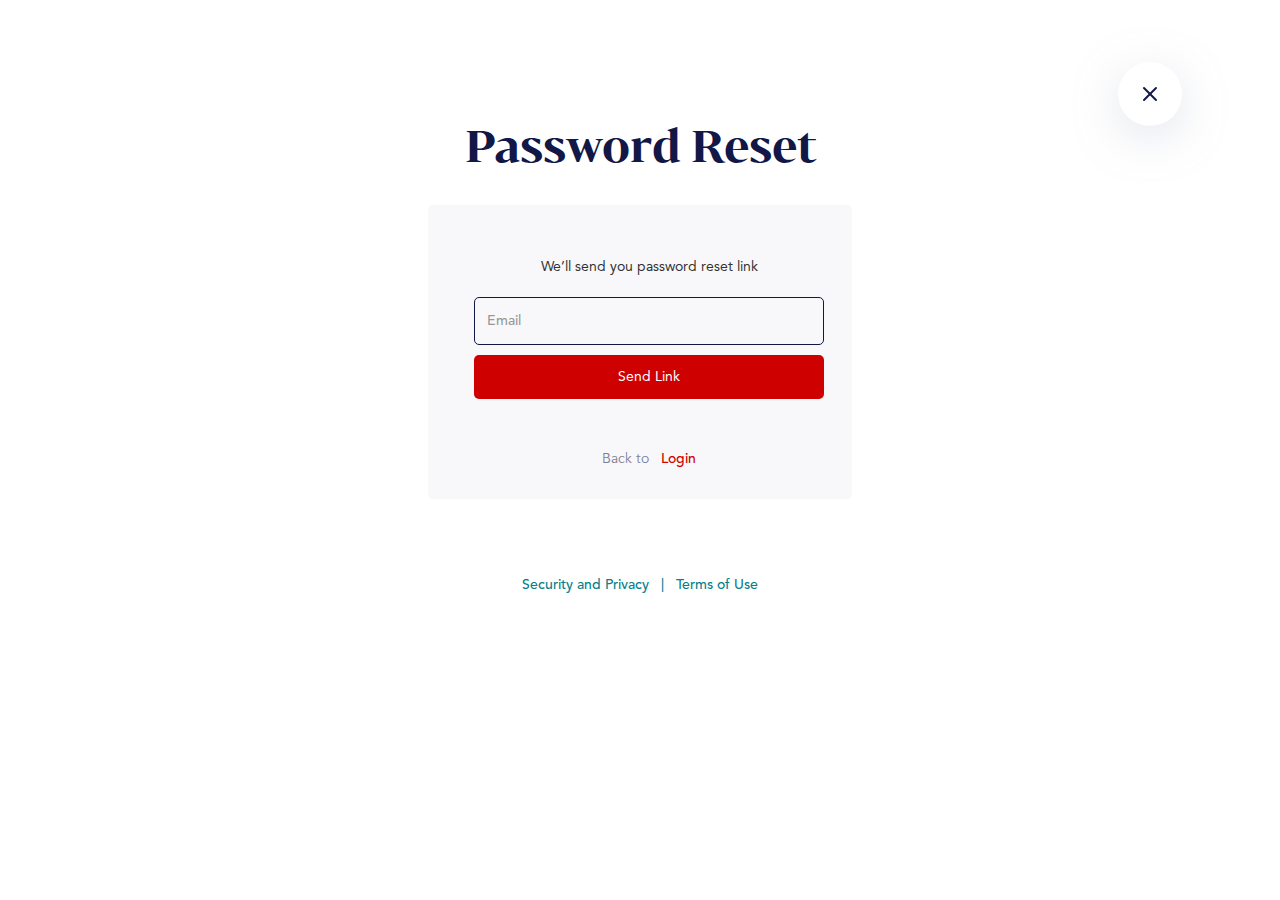
<file: password-reset.html>
<!DOCTYPE html>
<!--  Last Published: Mon Sep 23 2019 13:32:19 GMT+0000 (UTC)  -->
<html data-wf-page="5d82178a9b8fef3dff672115" data-wf-site="5d8198bc1374b95520536330">
<head>
  <meta charset="utf-8">
  <title>Password Reset</title>
  <meta content="We collaborate with buyers, investors, real estates agencies, brokers, owners, and tenants to create complete and dynamic property profiles." name="description">
  <meta content="Password Reset" property="og:title">
  <meta content="We collaborate with buyers, investors, real estates agencies, brokers, owners, and tenants to create complete and dynamic property profiles." property="og:description">
  <meta content="summary" name="twitter:card">
  <meta content="width=device-width, initial-scale=1" name="viewport">
  <link href="css/normalize.css" rel="stylesheet" type="text/css">
  <link href="css/components.css" rel="stylesheet" type="text/css">
  <link href="css/dwellys.css" rel="stylesheet" type="text/css">
  <!-- [if lt IE 9]><script src="https://cdnjs.cloudflare.com/ajax/libs/html5shiv/3.7.3/html5shiv.min.js" type="text/javascript"></script><![endif] -->
  <script type="text/javascript">
      ! function(o, c) {
        var n = c.documentElement,
          t = " w-mod-";
        n.className += t + "js", ("ontouchstart" in o || o.DocumentTouch && c instanceof DocumentTouch) && (n.className += t + "touch")
      }(window, document);
    </script>
  <link href="icons/favicon.png" rel="shortcut icon" type="image/x-icon">
  <link href="icons/webclip.png" rel="apple-touch-icon">
</head>
<body class="_100vh">
  <div class="wrapper">
    <div class="close"><a href="#" class="x-button w-inline-block"><img src="images/x.svg" alt="" class="x-button"></a></div>
    <div class="content w-container">
      <h1 class="heading-3 display-1 display-2-centered">Password Reset</h1>
      <div class="auth-form login">
        <div class="form-group">
          <div class="w-form">
            <div class="text-block-8">We’ll send you password reset link</div>
            <div class="div-block-130"></div>
            <form id="email-form" name="email-form" data-name="Email Form"><input type="email" class="text-field w-input" autofocus="true" maxlength="256" name="Email" data-name="Email" placeholder="Email" id="Email-2" required=""><input type="submit" value="Send Link" data-wait="Hold on a bit..." class="submit-button w-button">
              <div class="div-block-129"></div>
              <div class="small">Back to   <a href="login.html"><strong class="some-link">Login</strong></a></div>
            </form>
            <div class="w-form-done">
              <div class="text-block-6">Thank you! Your submission has been received!</div>
            </div>
            <div class="w-form-fail">
              <div class="text-block-7">Oops! Something went wrong while submitting the form.</div>
            </div>
          </div>
        </div>
      </div>
      <div class="small terms"><a href="#"><strong class="bold-text">Security and Privacy</strong></a><strong>   </strong>|   <a href="#" class="link"><strong class="bold-text-2">Terms of Use</strong></a></div>
    </div>
  </div>
  <script src="https://d3e54v103j8qbb.cloudfront.net/js/jquery-3.4.1.min.220afd743d.js" type="text/javascript" integrity="sha256-CSXorXvZcTkaix6Yvo6HppcZGetbYMGWSFlBw8HfCJo=" crossorigin="anonymous"></script>
  <script src="js/dwellys.js" type="text/javascript"></script>
  <!-- [if lte IE 9]><script src="https://cdnjs.cloudflare.com/ajax/libs/placeholders/3.0.2/placeholders.min.js"></script><![endif] -->
</body>
</html>
</file>
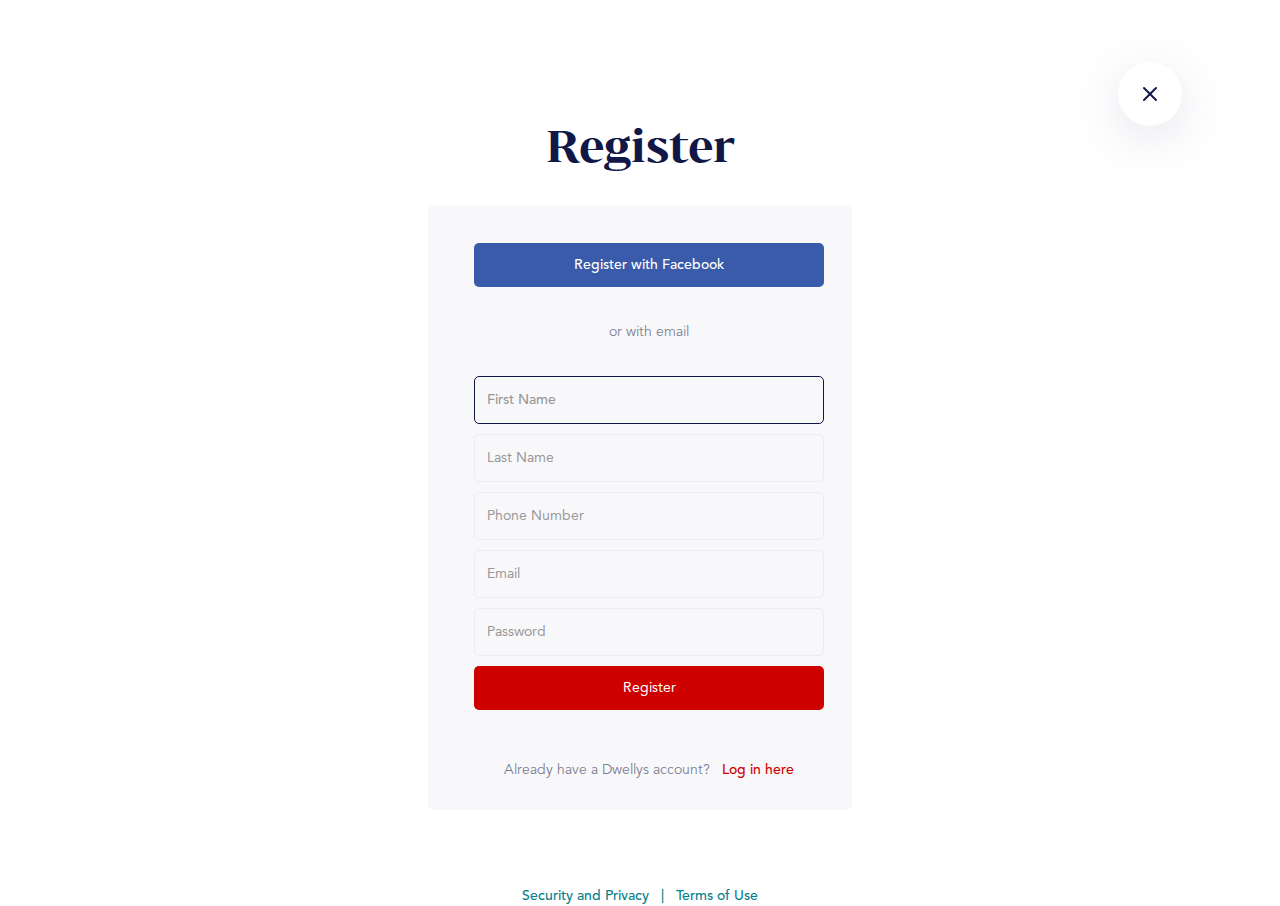
<file: regstration.html>
<!DOCTYPE html>
<!--  Last Published: Mon Sep 23 2019 13:32:19 GMT+0000 (UTC)  -->
<html data-wf-page="5d8218616e887f7af1d888d9" data-wf-site="5d8198bc1374b95520536330">
<head>
  <meta charset="utf-8">
  <title>Regstration</title>
  <meta content="We collaborate with buyers, investors, real estates agencies, brokers, owners, and tenants to create complete and dynamic property profiles." name="description">
  <meta content="Regstration" property="og:title">
  <meta content="We collaborate with buyers, investors, real estates agencies, brokers, owners, and tenants to create complete and dynamic property profiles." property="og:description">
  <meta content="summary" name="twitter:card">
  <meta content="width=device-width, initial-scale=1" name="viewport">
  <link href="css/normalize.css" rel="stylesheet" type="text/css">
  <link href="css/components.css" rel="stylesheet" type="text/css">
  <link href="css/dwellys.css" rel="stylesheet" type="text/css">
  <!-- [if lt IE 9]><script src="https://cdnjs.cloudflare.com/ajax/libs/html5shiv/3.7.3/html5shiv.min.js" type="text/javascript"></script><![endif] -->
  <script type="text/javascript">
      ! function(o, c) {
        var n = c.documentElement,
          t = " w-mod-";
        n.className += t + "js", ("ontouchstart" in o || o.DocumentTouch && c instanceof DocumentTouch) && (n.className += t + "touch")
      }(window, document);
    </script>
  <link href="icons/favicon.png" rel="shortcut icon" type="image/x-icon">
  <link href="icons/webclip.png" rel="apple-touch-icon">
</head>
<body class="_100vh">
  <div class="wrapper">
    <div class="close"><a href="#" class="x-button w-inline-block"><img src="images/x.svg" alt="" class="x-button"></a></div>
    <div class="content w-container">
      <h1 class="heading-3 display-1 display-2-centered">Register</h1>
      <div class="auth-form login"><a href="#" class="d-main-buttom facebook-button w-button">Register with Facebook</a>
        <div class="small">or with email</div>
        <div class="form-group">
          <div class="w-form">
            <form id="email-form" name="email-form" data-name="Email Form"><input type="email" class="text-field w-input" autofocus="true" maxlength="256" name="Email-4" data-name="Email 4" placeholder="First Name" id="Email-4" required=""><input type="email" class="text-field w-input" maxlength="256" name="Email-4" data-name="Email 4" placeholder="Last Name" id="Email-4" required=""><input type="tel" class="text-field w-input" maxlength="256" name="Phone" data-name="Phone" placeholder="Phone Number" id="Phone" required=""><input type="email" class="text-field w-input" maxlength="256" name="Email-3" data-name="Email 3" placeholder="Email" id="Email-3" required=""><input type="password" class="text-field w-input" maxlength="256" name="Password" data-name="Password" placeholder="Password" id="Password" required=""><input type="submit" value="Register" data-wait="Hold on a bit..." class="submit-button w-button">
              <div class="div-block-129"></div>
              <div class="small">Already have a Dwellys account?   <a href="login.html"><strong class="some-link">Log in here</strong></a></div>
            </form>
            <div class="w-form-done">
              <div class="text-block-6">Thank you! Your submission has been received!</div>
            </div>
            <div class="w-form-fail">
              <div class="text-block-7">Oops! Something went wrong while submitting the form.</div>
            </div>
          </div>
        </div>
      </div>
      <div class="small terms"><a href="#"><strong class="bold-text">Security and Privacy</strong></a><strong>   </strong>|   <a href="#" class="link"><strong class="bold-text-2">Terms of Use</strong></a></div>
    </div>
  </div>
  <script src="https://d3e54v103j8qbb.cloudfront.net/js/jquery-3.4.1.min.220afd743d.js" type="text/javascript" integrity="sha256-CSXorXvZcTkaix6Yvo6HppcZGetbYMGWSFlBw8HfCJo=" crossorigin="anonymous"></script>
  <script src="js/dwellys.js" type="text/javascript"></script>
  <!-- [if lte IE 9]><script src="https://cdnjs.cloudflare.com/ajax/libs/placeholders/3.0.2/placeholders.min.js"></script><![endif] -->
</body>
</html>
</file>
<file: css/components.css>
@font-face {
  font-family: 'webflow-icons';
  src: url("[data-uri]") format('truetype');
  font-weight: normal;
  font-style: normal;
}
[class^="w-icon-"],
[class*=" w-icon-"] {
  /* use !important to prevent issues with browser extensions that change fonts */
  font-family: 'webflow-icons' !important;
  speak: none;
  font-style: normal;
  font-weight: normal;
  font-variant: normal;
  text-transform: none;
  line-height: 1;
  /* Better Font Rendering =========== */
  -webkit-font-smoothing: antialiased;
  -moz-osx-font-smoothing: grayscale;
}
.w-icon-slider-right:before {
  content: "\e600";
}
.w-icon-slider-left:before {
  content: "\e601";
}
.w-icon-nav-menu:before {
  content: "\e602";
}
.w-icon-arrow-down:before,
.w-icon-dropdown-toggle:before {
  content: "\e603";
}
.w-icon-file-upload-remove:before {
  content: "\e900";
}
.w-icon-file-upload-icon:before {
  content: "\e903";
}
* {
  -webkit-box-sizing: border-box;
  -moz-box-sizing: border-box;
  box-sizing: border-box;
}
html {
  height: 100%;
}
body {
  margin: 0;
  min-height: 100%;
  background-color: #fff;
  font-family: Arial, sans-serif;
  font-size: 14px;
  line-height: 20px;
  color: #333;
}
img {
  max-width: 100%;
  vertical-align: middle;
  display: inline-block;
}
html.w-mod-touch * {
  background-attachment: scroll !important;
}
.w-block {
  display: block;
}
.w-inline-block {
  max-width: 100%;
  display: inline-block;
}
.w-clearfix:before,
.w-clearfix:after {
  content: " ";
  display: table;
  grid-column-start: 1;
  grid-row-start: 1;
  grid-column-end: 2;
  grid-row-end: 2;
}
.w-clearfix:after {
  clear: both;
}
.w-hidden {
  display: none;
}
.w-button {
  display: inline-block;
  padding: 9px 15px;
  background-color: #3898EC;
  color: white;
  border: 0;
  line-height: inherit;
  text-decoration: none;
  cursor: pointer;
  border-radius: 0;
}
input.w-button {
  -webkit-appearance: button;
}
html[data-w-dynpage] [data-w-cloak] {
  color: transparent !important;
}
.w-webflow-badge,
.w-webflow-badge * {
  position: static;
  left: auto;
  top: auto;
  right: auto;
  bottom: auto;
  z-index: auto;
  display: block;
  visibility: visible;
  overflow: visible;
  overflow-x: visible;
  overflow-y: visible;
  box-sizing: border-box;
  width: auto;
  height: auto;
  max-height: none;
  max-width: none;
  min-height: 0;
  min-width: 0;
  margin: 0;
  padding: 0;
  float: none;
  clear: none;
  border: 0 none transparent;
  border-radius: 0;
  background: none;
  background-image: none;
  background-position: 0% 0%;
  background-size: auto auto;
  background-repeat: repeat;
  background-origin: padding-box;
  background-clip: border-box;
  background-attachment: scroll;
  background-color: transparent;
  box-shadow: none;
  opacity: 1.0;
  transform: none;
  transition: none;
  direction: ltr;
  font-family: inherit;
  font-weight: inherit;
  color: inherit;
  font-size: inherit;
  line-height: inherit;
  font-style: inherit;
  font-variant: inherit;
  text-align: inherit;
  letter-spacing: inherit;
  text-decoration: inherit;
  text-indent: 0;
  text-transform: inherit;
  list-style-type: disc;
  text-shadow: none;
  font-smoothing: auto;
  vertical-align: baseline;
  cursor: inherit;
  white-space: inherit;
  word-break: normal;
  word-spacing: normal;
  word-wrap: normal;
}
.w-webflow-badge {
  position: fixed !important;
  display: inline-block !important;
  visibility: visible !important;
  opacity: 1 !important;
  z-index: 2147483647 !important;
  top: auto !important;
  right: 12px !important;
  bottom: 12px !important;
  left: auto !important;
  color: #AAADB0 !important;
  background-color: #fff !important;
  border-radius: 3px !important;
  padding: 6px 8px 6px 6px !important;
  font-size: 12px !important;
  opacity: 1.0 !important;
  line-height: 14px !important;
  text-decoration: none !important;
  transform: none !important;
  margin: 0 !important;
  width: auto !important;
  height: auto !important;
  overflow: visible !important;
  white-space: nowrap;
  box-shadow: 0 0 0 1px rgba(0, 0, 0, 0.1), 0px 1px 3px rgba(0, 0, 0, 0.1);
  cursor: pointer;
}
.w-webflow-badge > img {
  display: inline-block !important;
  visibility: visible !important;
  opacity: 1 !important;
  vertical-align: middle !important;
}
h1,
h2,
h3,
h4,
h5,
h6 {
  font-weight: bold;
  margin-bottom: 10px;
}
h1 {
  font-size: 38px;
  line-height: 44px;
  margin-top: 20px;
}
h2 {
  font-size: 32px;
  line-height: 36px;
  margin-top: 20px;
}
h3 {
  font-size: 24px;
  line-height: 30px;
  margin-top: 20px;
}
h4 {
  font-size: 18px;
  line-height: 24px;
  margin-top: 10px;
}
h5 {
  font-size: 14px;
  line-height: 20px;
  margin-top: 10px;
}
h6 {
  font-size: 12px;
  line-height: 18px;
  margin-top: 10px;
}
p {
  margin-top: 0;
  margin-bottom: 10px;
}
blockquote {
  margin: 0 0 10px 0;
  padding: 10px 20px;
  border-left: 5px solid #E2E2E2;
  font-size: 18px;
  line-height: 22px;
}
figure {
  margin: 0;
  margin-bottom: 10px;
}
figcaption {
  margin-top: 5px;
  text-align: center;
}
ul,
ol {
  margin-top: 0px;
  margin-bottom: 10px;
  padding-left: 40px;
}
.w-list-unstyled {
  padding-left: 0;
  list-style: none;
}
.w-embed:before,
.w-embed:after {
  content: " ";
  display: table;
  grid-column-start: 1;
  grid-row-start: 1;
  grid-column-end: 2;
  grid-row-end: 2;
}
.w-embed:after {
  clear: both;
}
.w-video {
  width: 100%;
  position: relative;
  padding: 0;
}
.w-video iframe,
.w-video object,
.w-video embed {
  position: absolute;
  top: 0;
  left: 0;
  width: 100%;
  height: 100%;
}
fieldset {
  padding: 0;
  margin: 0;
  border: 0;
}
button,
html input[type="button"],
input[type="reset"] {
  border: 0;
  cursor: pointer;
  -webkit-appearance: button;
}
.w-form {
  margin: 0 0 15px;
}
.w-form-done {
  display: none;
  padding: 20px;
  text-align: center;
  background-color: #dddddd;
}
.w-form-fail {
  display: none;
  margin-top: 10px;
  padding: 10px;
  background-color: #ffdede;
}
label {
  display: block;
  margin-bottom: 5px;
  font-weight: bold;
}
.w-input,
.w-select {
  display: block;
  width: 100%;
  height: 38px;
  padding: 8px 12px;
  margin-bottom: 10px;
  font-size: 14px;
  line-height: 1.428571429;
  color: #333333;
  vertical-align: middle;
  background-color: #ffffff;
  border: 1px solid #cccccc;
}
.w-input:-moz-placeholder,
.w-select:-moz-placeholder {
  color: #999;
}
.w-input::-moz-placeholder,
.w-select::-moz-placeholder {
  color: #999;
  opacity: 1;
}
.w-input:-ms-input-placeholder,
.w-select:-ms-input-placeholder {
  color: #999;
}
.w-input::-webkit-input-placeholder,
.w-select::-webkit-input-placeholder {
  color: #999;
}
.w-input:focus,
.w-select:focus {
  border-color: #3898EC;
  outline: 0;
}
.w-input[disabled],
.w-select[disabled],
.w-input[readonly],
.w-select[readonly],
fieldset[disabled] .w-input,
fieldset[disabled] .w-select {
  cursor: not-allowed;
  background-color: #eeeeee;
}
textarea.w-input,
textarea.w-select {
  height: auto;
}
.w-select {
  background-color: #f3f3f3;
}
.w-select[multiple] {
  height: auto;
}
.w-form-label {
  display: inline-block;
  cursor: pointer;
  font-weight: normal;
  margin-bottom: 0px;
}
.w-radio {
  display: block;
  margin-bottom: 5px;
  padding-left: 20px;
}
.w-radio:before,
.w-radio:after {
  content: " ";
  display: table;
  grid-column-start: 1;
  grid-row-start: 1;
  grid-column-end: 2;
  grid-row-end: 2;
}
.w-radio:after {
  clear: both;
}
.w-radio-input {
  margin: 4px 0 0;
  margin-top: 1px \9;
  line-height: normal;
  float: left;
  margin-left: -20px;
}
.w-radio-input {
  margin-top: 3px;
}
.w-file-upload {
  display: block;
  margin-bottom: 10px;
}
.w-file-upload-input {
  width: 0.1px;
  height: 0.1px;
  opacity: 0;
  overflow: hidden;
  position: absolute;
  z-index: -100;
}
.w-file-upload-default,
.w-file-upload-uploading,
.w-file-upload-success {
  display: inline-block;
  color: #333333;
}
.w-file-upload-error {
  display: block;
  margin-top: 10px;
}
.w-file-upload-default.w-hidden,
.w-file-upload-uploading.w-hidden,
.w-file-upload-error.w-hidden,
.w-file-upload-success.w-hidden {
  display: none;
}
.w-file-upload-uploading-btn {
  display: flex;
  font-size: 14px;
  font-weight: normal;
  cursor: pointer;
  margin: 0;
  padding: 8px 12px;
  border: 1px solid #cccccc;
  background-color: #fafafa;
}
.w-file-upload-file {
  display: flex;
  flex-grow: 1;
  justify-content: space-between;
  margin: 0;
  padding: 8px 9px 8px 11px;
  border: 1px solid #cccccc;
  background-color: #fafafa;
}
.w-file-upload-file-name {
  font-size: 14px;
  font-weight: normal;
  display: block;
}
.w-file-remove-link {
  margin-top: 3px;
  margin-left: 10px;
  width: auto;
  height: auto;
  padding: 3px;
  display: block;
  cursor: pointer;
}
.w-icon-file-upload-remove {
  margin: auto;
  font-size: 10px;
}
.w-file-upload-error-msg {
  display: inline-block;
  color: #ea384c;
  padding: 2px 0;
}
.w-file-upload-info {
  display: inline-block;
  line-height: 38px;
  padding: 0 12px;
}
.w-file-upload-label {
  display: inline-block;
  font-size: 14px;
  font-weight: normal;
  cursor: pointer;
  margin: 0;
  padding: 8px 12px;
  border: 1px solid #cccccc;
  background-color: #fafafa;
}
.w-icon-file-upload-icon,
.w-icon-file-upload-uploading {
  display: inline-block;
  margin-right: 8px;
  width: 20px;
}
.w-icon-file-upload-uploading {
  height: 20px;
}
.w-container {
  margin-left: auto;
  margin-right: auto;
  max-width: 940px;
}
.w-container:before,
.w-container:after {
  content: " ";
  display: table;
  grid-column-start: 1;
  grid-row-start: 1;
  grid-column-end: 2;
  grid-row-end: 2;
}
.w-container:after {
  clear: both;
}
.w-container .w-row {
  margin-left: -10px;
  margin-right: -10px;
}
.w-row:before,
.w-row:after {
  content: " ";
  display: table;
  grid-column-start: 1;
  grid-row-start: 1;
  grid-column-end: 2;
  grid-row-end: 2;
}
.w-row:after {
  clear: both;
}
.w-row .w-row {
  margin-left: 0;
  margin-right: 0;
}
.w-col {
  position: relative;
  float: left;
  width: 100%;
  min-height: 1px;
  padding-left: 10px;
  padding-right: 10px;
}
.w-col .w-col {
  padding-left: 0;
  padding-right: 0;
}
.w-col-1 {
  width: 8.33333333%;
}
.w-col-2 {
  width: 16.66666667%;
}
.w-col-3 {
  width: 25%;
}
.w-col-4 {
  width: 33.33333333%;
}
.w-col-5 {
  width: 41.66666667%;
}
.w-col-6 {
  width: 50%;
}
.w-col-7 {
  width: 58.33333333%;
}
.w-col-8 {
  width: 66.66666667%;
}
.w-col-9 {
  width: 75%;
}
.w-col-10 {
  width: 83.33333333%;
}
.w-col-11 {
  width: 91.66666667%;
}
.w-col-12 {
  width: 100%;
}
.w-hidden-main {
  display: none !important;
}
@media screen and (max-width: 991px) {
  .w-container {
    max-width: 728px;
  }
  .w-hidden-main {
    display: inherit !important;
  }
  .w-hidden-medium {
    display: none !important;
  }
  .w-col-medium-1 {
    width: 8.33333333%;
  }
  .w-col-medium-2 {
    width: 16.66666667%;
  }
  .w-col-medium-3 {
    width: 25%;
  }
  .w-col-medium-4 {
    width: 33.33333333%;
  }
  .w-col-medium-5 {
    width: 41.66666667%;
  }
  .w-col-medium-6 {
    width: 50%;
  }
  .w-col-medium-7 {
    width: 58.33333333%;
  }
  .w-col-medium-8 {
    width: 66.66666667%;
  }
  .w-col-medium-9 {
    width: 75%;
  }
  .w-col-medium-10 {
    width: 83.33333333%;
  }
  .w-col-medium-11 {
    width: 91.66666667%;
  }
  .w-col-medium-12 {
    width: 100%;
  }
  .w-col-stack {
    width: 100%;
    left: auto;
    right: auto;
  }
}
@media screen and (max-width: 767px) {
  .w-hidden-main {
    display: inherit !important;
  }
  .w-hidden-medium {
    display: inherit !important;
  }
  .w-hidden-small {
    display: none !important;
  }
  .w-row,
  .w-container .w-row {
    margin-left: 0;
    margin-right: 0;
  }
  .w-col {
    width: 100%;
    left: auto;
    right: auto;
  }
  .w-col-small-1 {
    width: 8.33333333%;
  }
  .w-col-small-2 {
    width: 16.66666667%;
  }
  .w-col-small-3 {
    width: 25%;
  }
  .w-col-small-4 {
    width: 33.33333333%;
  }
  .w-col-small-5 {
    width: 41.66666667%;
  }
  .w-col-small-6 {
    width: 50%;
  }
  .w-col-small-7 {
    width: 58.33333333%;
  }
  .w-col-small-8 {
    width: 66.66666667%;
  }
  .w-col-small-9 {
    width: 75%;
  }
  .w-col-small-10 {
    width: 83.33333333%;
  }
  .w-col-small-11 {
    width: 91.66666667%;
  }
  .w-col-small-12 {
    width: 100%;
  }
}
@media screen and (max-width: 479px) {
  .w-container {
    max-width: none;
  }
  .w-hidden-main {
    display: inherit !important;
  }
  .w-hidden-medium {
    display: inherit !important;
  }
  .w-hidden-small {
    display: inherit !important;
  }
  .w-hidden-tiny {
    display: none !important;
  }
  .w-col {
    width: 100%;
  }
  .w-col-tiny-1 {
    width: 8.33333333%;
  }
  .w-col-tiny-2 {
    width: 16.66666667%;
  }
  .w-col-tiny-3 {
    width: 25%;
  }
  .w-col-tiny-4 {
    width: 33.33333333%;
  }
  .w-col-tiny-5 {
    width: 41.66666667%;
  }
  .w-col-tiny-6 {
    width: 50%;
  }
  .w-col-tiny-7 {
    width: 58.33333333%;
  }
  .w-col-tiny-8 {
    width: 66.66666667%;
  }
  .w-col-tiny-9 {
    width: 75%;
  }
  .w-col-tiny-10 {
    width: 83.33333333%;
  }
  .w-col-tiny-11 {
    width: 91.66666667%;
  }
  .w-col-tiny-12 {
    width: 100%;
  }
}
.w-widget {
  position: relative;
}
.w-widget-map {
  width: 100%;
  height: 400px;
}
.w-widget-map label {
  width: auto;
  display: inline;
}
.w-widget-map img {
  max-width: inherit;
}
.w-widget-map .gm-style-iw {
  text-align: center;
}
.w-widget-map .gm-style-iw > button {
  display: none !important;
}
.w-widget-twitter {
  overflow: hidden;
}
.w-widget-twitter-count-shim {
  display: inline-block;
  vertical-align: top;
  position: relative;
  width: 28px;
  height: 20px;
  text-align: center;
  background: white;
  border: #758696 solid 1px;
  border-radius: 3px;
}
.w-widget-twitter-count-shim * {
  pointer-events: none;
  -webkit-user-select: none;
  -moz-user-select: none;
  -ms-user-select: none;
  user-select: none;
}
.w-widget-twitter-count-shim .w-widget-twitter-count-inner {
  position: relative;
  font-size: 15px;
  line-height: 12px;
  text-align: center;
  color: #999;
  font-family: serif;
}
.w-widget-twitter-count-shim .w-widget-twitter-count-clear {
  position: relative;
  display: block;
}
.w-widget-twitter-count-shim.w--large {
  width: 36px;
  height: 28px;
  margin-left: 7px;
}
.w-widget-twitter-count-shim.w--large .w-widget-twitter-count-inner {
  font-size: 18px;
  line-height: 18px;
}
.w-widget-twitter-count-shim:not(.w--vertical) {
  margin-left: 5px;
  margin-right: 8px;
}
.w-widget-twitter-count-shim:not(.w--vertical).w--large {
  margin-left: 6px;
}
.w-widget-twitter-count-shim:not(.w--vertical):before,
.w-widget-twitter-count-shim:not(.w--vertical):after {
  top: 50%;
  left: 0;
  border: solid transparent;
  content: " ";
  height: 0;
  width: 0;
  position: absolute;
  pointer-events: none;
}
.w-widget-twitter-count-shim:not(.w--vertical):before {
  border-color: rgba(117, 134, 150, 0);
  border-right-color: #5d6c7b;
  border-width: 4px;
  margin-left: -9px;
  margin-top: -4px;
}
.w-widget-twitter-count-shim:not(.w--vertical).w--large:before {
  border-width: 5px;
  margin-left: -10px;
  margin-top: -5px;
}
.w-widget-twitter-count-shim:not(.w--vertical):after {
  border-color: rgba(255, 255, 255, 0);
  border-right-color: white;
  border-width: 4px;
  margin-left: -8px;
  margin-top: -4px;
}
.w-widget-twitter-count-shim:not(.w--vertical).w--large:after {
  border-width: 5px;
  margin-left: -9px;
  margin-top: -5px;
}
.w-widget-twitter-count-shim.w--vertical {
  width: 61px;
  height: 33px;
  margin-bottom: 8px;
}
.w-widget-twitter-count-shim.w--vertical:before,
.w-widget-twitter-count-shim.w--vertical:after {
  top: 100%;
  left: 50%;
  border: solid transparent;
  content: " ";
  height: 0;
  width: 0;
  position: absolute;
  pointer-events: none;
}
.w-widget-twitter-count-shim.w--vertical:before {
  border-color: rgba(117, 134, 150, 0);
  border-top-color: #5d6c7b;
  border-width: 5px;
  margin-left: -5px;
}
.w-widget-twitter-count-shim.w--vertical:after {
  border-color: rgba(255, 255, 255, 0);
  border-top-color: white;
  border-width: 4px;
  margin-left: -4px;
}
.w-widget-twitter-count-shim.w--vertical .w-widget-twitter-count-inner {
  font-size: 18px;
  line-height: 22px;
}
.w-widget-twitter-count-shim.w--vertical.w--large {
  width: 76px;
}
.w-widget-gplus {
  overflow: hidden;
}
.w-background-video {
  position: relative;
  overflow: hidden;
  height: 500px;
  color: white;
}
.w-background-video > video {
  background-size: cover;
  background-position: 50% 50%;
  position: absolute;
  right: -100%;
  bottom: -100%;
  top: -100%;
  left: -100%;
  margin: auto;
  min-width: 100%;
  min-height: 100%;
  z-index: -100;
}
.w-background-video > video::-webkit-media-controls-start-playback-button {
  display: none !important;
  -webkit-appearance: none;
}
.w-slider {
  position: relative;
  height: 300px;
  text-align: center;
  background: #dddddd;
  clear: both;
  -webkit-tap-highlight-color: rgba(0, 0, 0, 0);
  tap-highlight-color: rgba(0, 0, 0, 0);
}
.w-slider-mask {
  position: relative;
  display: block;
  overflow: hidden;
  z-index: 1;
  left: 0;
  right: 0;
  height: 100%;
  white-space: nowrap;
}
.w-slide {
  position: relative;
  display: inline-block;
  vertical-align: top;
  width: 100%;
  height: 100%;
  white-space: normal;
  text-align: left;
}
.w-slider-nav {
  position: absolute;
  z-index: 2;
  top: auto;
  right: 0;
  bottom: 0;
  left: 0;
  margin: auto;
  padding-top: 10px;
  height: 40px;
  text-align: center;
  -webkit-tap-highlight-color: rgba(0, 0, 0, 0);
  tap-highlight-color: rgba(0, 0, 0, 0);
}
.w-slider-nav.w-round > div {
  border-radius: 100%;
}
.w-slider-nav.w-num > div {
  width: auto;
  height: auto;
  padding: 0.2em 0.5em;
  font-size: inherit;
  line-height: inherit;
}
.w-slider-nav.w-shadow > div {
  box-shadow: 0 0 3px rgba(51, 51, 51, 0.4);
}
.w-slider-nav-invert {
  color: #fff;
}
.w-slider-nav-invert > div {
  background-color: rgba(34, 34, 34, 0.4);
}
.w-slider-nav-invert > div.w-active {
  background-color: #222;
}
.w-slider-dot {
  position: relative;
  display: inline-block;
  width: 1em;
  height: 1em;
  background-color: rgba(255, 255, 255, 0.4);
  cursor: pointer;
  margin: 0 3px 0.5em;
  transition: background-color 100ms, color 100ms;
}
.w-slider-dot.w-active {
  background-color: #fff;
}
.w-slider-arrow-left,
.w-slider-arrow-right {
  position: absolute;
  width: 80px;
  top: 0;
  right: 0;
  bottom: 0;
  left: 0;
  margin: auto;
  cursor: pointer;
  overflow: hidden;
  color: white;
  font-size: 40px;
  -webkit-tap-highlight-color: rgba(0, 0, 0, 0);
  tap-highlight-color: rgba(0, 0, 0, 0);
  -webkit-user-select: none;
  -moz-user-select: none;
  -ms-user-select: none;
  user-select: none;
}
.w-slider-arrow-left [class^="w-icon-"],
.w-slider-arrow-right [class^="w-icon-"],
.w-slider-arrow-left [class*=" w-icon-"],
.w-slider-arrow-right [class*=" w-icon-"] {
  position: absolute;
}
.w-slider-arrow-left {
  z-index: 3;
  right: auto;
}
.w-slider-arrow-right {
  z-index: 4;
  left: auto;
}
.w-icon-slider-left,
.w-icon-slider-right {
  top: 0;
  right: 0;
  bottom: 0;
  left: 0;
  margin: auto;
  width: 1em;
  height: 1em;
}
.w-dropdown {
  display: inline-block;
  position: relative;
  text-align: left;
  margin-left: auto;
  margin-right: auto;
  z-index: 900;
}
.w-dropdown-btn,
.w-dropdown-toggle,
.w-dropdown-link {
  position: relative;
  vertical-align: top;
  text-decoration: none;
  color: #222222;
  padding: 20px;
  text-align: left;
  margin-left: auto;
  margin-right: auto;
  white-space: nowrap;
}
.w-dropdown-toggle {
  -webkit-user-select: none;
  -moz-user-select: none;
  -ms-user-select: none;
  user-select: none;
  display: inline-block;
  cursor: pointer;
  padding-right: 40px;
}
.w-icon-dropdown-toggle {
  position: absolute;
  top: 0;
  right: 0;
  bottom: 0;
  margin: auto;
  margin-right: 20px;
  width: 1em;
  height: 1em;
}
.w-dropdown-list {
  position: absolute;
  background: #dddddd;
  display: none;
  min-width: 100%;
}
.w-dropdown-list.w--open {
  display: block;
}
.w-dropdown-link {
  padding: 10px 20px;
  display: block;
  color: #222222;
}
.w-dropdown-link.w--current {
  color: #0082f3;
}
.w-nav[data-collapse="all"] .w-dropdown,
.w-nav[data-collapse="all"] .w-dropdown-toggle {
  display: block;
}
.w-nav[data-collapse="all"] .w-dropdown-list {
  position: static;
}
@media screen and (max-width: 991px) {
  .w-nav[data-collapse="medium"] .w-dropdown,
  .w-nav[data-collapse="medium"] .w-dropdown-toggle {
    display: block;
  }
  .w-nav[data-collapse="medium"] .w-dropdown-list {
    position: static;
  }
}
@media screen and (max-width: 767px) {
  .w-nav[data-collapse="small"] .w-dropdown,
  .w-nav[data-collapse="small"] .w-dropdown-toggle {
    display: block;
  }
  .w-nav[data-collapse="small"] .w-dropdown-list {
    position: static;
  }
  .w-nav-brand {
    padding-left: 10px;
  }
}
@media screen and (max-width: 479px) {
  .w-nav[data-collapse="tiny"] .w-dropdown,
  .w-nav[data-collapse="tiny"] .w-dropdown-toggle {
    display: block;
  }
  .w-nav[data-collapse="tiny"] .w-dropdown-list {
    position: static;
  }
}
/**
 * ## Note
 * Safari (on both iOS and OS X) does not handle viewport units (vh, vw) well.
 * For example percentage units do not work on descendants of elements that
 * have any dimensions expressed in viewport units. It also doesn’t handle them at
 * all in `calc()`.
 */
/**
 * Wrapper around all lightbox elements
 *
 * 1. Since the lightbox can receive focus, IE also gives it an outline.
 * 2. Fixes flickering on Chrome when a transition is in progress
 *    underneath the lightbox.
 */
.w-lightbox-backdrop {
  color: #000;
  cursor: auto;
  font-family: serif;
  font-size: medium;
  font-style: normal;
  font-variant: normal;
  font-weight: normal;
  letter-spacing: normal;
  line-height: normal;
  list-style: disc;
  text-align: start;
  text-indent: 0;
  text-shadow: none;
  text-transform: none;
  visibility: visible;
  white-space: normal;
  word-break: normal;
  word-spacing: normal;
  word-wrap: normal;
  position: fixed;
  top: 0;
  right: 0;
  bottom: 0;
  left: 0;
  color: #fff;
  font-family: "Helvetica Neue", Helvetica, Ubuntu, "Segoe UI", Verdana, sans-serif;
  font-size: 17px;
  line-height: 1.2;
  font-weight: 300;
  text-align: center;
  background: rgba(0, 0, 0, 0.9);
  z-index: 2000;
  outline: 0;
  /* 1 */
  opacity: 0;
  -webkit-user-select: none;
  -moz-user-select: none;
  -ms-user-select: none;
  -webkit-tap-highlight-color: transparent;
  -webkit-transform: translate(0, 0);
  /* 2 */
}
/**
 * Neat trick to bind the rubberband effect to our canvas instead of the whole
 * document on iOS. It also prevents a bug that causes the document underneath to scroll.
 */
.w-lightbox-backdrop,
.w-lightbox-container {
  height: 100%;
  overflow: auto;
  -webkit-overflow-scrolling: touch;
}
.w-lightbox-content {
  position: relative;
  height: 100vh;
  overflow: hidden;
}
.w-lightbox-view {
  position: absolute;
  width: 100vw;
  height: 100vh;
  opacity: 0;
}
.w-lightbox-view:before {
  content: "";
  height: 100vh;
}
/* .w-lightbox-content */
.w-lightbox-group,
.w-lightbox-group .w-lightbox-view,
.w-lightbox-group .w-lightbox-view:before {
  height: 86vh;
}
.w-lightbox-frame,
.w-lightbox-view:before {
  display: inline-block;
  vertical-align: middle;
}
/*
 * 1. Remove default margin set by user-agent on the <figure> element.
 */
.w-lightbox-figure {
  position: relative;
  margin: 0;
  /* 1 */
}
.w-lightbox-group .w-lightbox-figure {
  cursor: pointer;
}
/**
 * IE adds image dimensions as width and height attributes on the IMG tag,
 * but we need both width and height to be set to auto to enable scaling.
 */
.w-lightbox-img {
  width: auto;
  height: auto;
  max-width: none;
}
/**
 * 1. Reset if style is set by user on "All Images"
 */
.w-lightbox-image {
  display: block;
  float: none;
  /* 1 */
  max-width: 100vw;
  max-height: 100vh;
}
.w-lightbox-group .w-lightbox-image {
  max-height: 86vh;
}
.w-lightbox-caption {
  position: absolute;
  right: 0;
  bottom: 0;
  left: 0;
  padding: .5em 1em;
  background: rgba(0, 0, 0, 0.4);
  text-align: left;
  text-overflow: ellipsis;
  white-space: nowrap;
  overflow: hidden;
}
.w-lightbox-embed {
  position: absolute;
  top: 0;
  right: 0;
  bottom: 0;
  left: 0;
  width: 100%;
  height: 100%;
}
.w-lightbox-control {
  position: absolute;
  top: 0;
  width: 4em;
  background-size: 24px;
  background-repeat: no-repeat;
  background-position: center;
  cursor: pointer;
  -webkit-transition: all .3s;
  transition: all .3s;
}
.w-lightbox-left {
  display: none;
  bottom: 0;
  left: 0;
  /* <svg xmlns="http://www.w3.org/2000/svg" viewBox="-20 0 24 40" width="24" height="40"><g transform="rotate(45)"><path d="m0 0h5v23h23v5h-28z" opacity=".4"/><path d="m1 1h3v23h23v3h-26z" fill="#fff"/></g></svg> */
  background-image: url("[data-uri]");
}
.w-lightbox-right {
  display: none;
  right: 0;
  bottom: 0;
  /* <svg xmlns="http://www.w3.org/2000/svg" viewBox="-4 0 24 40" width="24" height="40"><g transform="rotate(45)"><path d="m0-0h28v28h-5v-23h-23z" opacity=".4"/><path d="m1 1h26v26h-3v-23h-23z" fill="#fff"/></g></svg> */
  background-image: url("[data-uri]");
}
/*
 * Without specifying the with and height inside the SVG, all versions of IE render the icon too small.
 * The bug does not seem to manifest itself if the elements are tall enough such as the above arrows.
 * (http://stackoverflow.com/questions/16092114/background-size-differs-in-internet-explorer)
 */
.w-lightbox-close {
  right: 0;
  height: 2.6em;
  /* <svg xmlns="http://www.w3.org/2000/svg" viewBox="-4 0 18 17" width="18" height="17"><g transform="rotate(45)"><path d="m0 0h7v-7h5v7h7v5h-7v7h-5v-7h-7z" opacity=".4"/><path d="m1 1h7v-7h3v7h7v3h-7v7h-3v-7h-7z" fill="#fff"/></g></svg> */
  background-image: url("[data-uri]");
  background-size: 18px;
}
/**
 * 1. All IE versions add extra space at the bottom without this.
 */
.w-lightbox-strip {
  position: absolute;
  bottom: 0;
  left: 0;
  right: 0;
  padding: 0 1vh;
  line-height: 0;
  /* 1 */
  white-space: nowrap;
  overflow-x: auto;
  overflow-y: hidden;
}
/*
 * 1. We use content-box to avoid having to do `width: calc(10vh + 2vw)`
 *    which doesn’t work in Safari anyway.
 * 2. Chrome renders images pixelated when switching to GPU. Making sure
 *    the parent is also rendered on the GPU (by setting translate3d for
 *    example) fixes this behavior.
 */
.w-lightbox-item {
  display: inline-block;
  width: 10vh;
  padding: 2vh 1vh;
  box-sizing: content-box;
  /* 1 */
  cursor: pointer;
  -webkit-transform: translate3d(0, 0, 0);
  /* 2 */
}
.w-lightbox-active {
  opacity: .3;
}
.w-lightbox-thumbnail {
  position: relative;
  height: 10vh;
  background: #222;
  overflow: hidden;
}
.w-lightbox-thumbnail-image {
  position: absolute;
  top: 0;
  left: 0;
}
.w-lightbox-thumbnail .w-lightbox-tall {
  top: 50%;
  width: 100%;
  -webkit-transform: translate(0, -50%);
  -ms-transform: translate(0, -50%);
  transform: translate(0, -50%);
}
.w-lightbox-thumbnail .w-lightbox-wide {
  left: 50%;
  height: 100%;
  -webkit-transform: translate(-50%, 0);
  -ms-transform: translate(-50%, 0);
  transform: translate(-50%, 0);
}
/*
 * Spinner
 *
 * Absolute pixel values are used to avoid rounding errors that would cause
 * the white spinning element to be misaligned with the track.
 */
.w-lightbox-spinner {
  position: absolute;
  top: 50%;
  left: 50%;
  box-sizing: border-box;
  width: 40px;
  height: 40px;
  margin-top: -20px;
  margin-left: -20px;
  border: 5px solid rgba(0, 0, 0, 0.4);
  border-radius: 50%;
  -webkit-animation: spin .8s infinite linear;
  animation: spin .8s infinite linear;
}
.w-lightbox-spinner:after {
  content: "";
  position: absolute;
  top: -4px;
  right: -4px;
  bottom: -4px;
  left: -4px;
  border: 3px solid transparent;
  border-bottom-color: #fff;
  border-radius: 50%;
}
/*
 * Utility classes
 */
.w-lightbox-hide {
  display: none;
}
.w-lightbox-noscroll {
  overflow: hidden;
}
@media (min-width: 768px) {
  .w-lightbox-content {
    height: 96vh;
    margin-top: 2vh;
  }
  .w-lightbox-view,
  .w-lightbox-view:before {
    height: 96vh;
  }
  /* .w-lightbox-content */
  .w-lightbox-group,
  .w-lightbox-group .w-lightbox-view,
  .w-lightbox-group .w-lightbox-view:before {
    height: 84vh;
  }
  .w-lightbox-image {
    max-width: 96vw;
    max-height: 96vh;
  }
  .w-lightbox-group .w-lightbox-image {
    max-width: 82.3vw;
    max-height: 84vh;
  }
  .w-lightbox-left,
  .w-lightbox-right {
    display: block;
    opacity: .5;
  }
  .w-lightbox-close {
    opacity: .8;
  }
  .w-lightbox-control:hover {
    opacity: 1;
  }
}
.w-lightbox-inactive,
.w-lightbox-inactive:hover {
  opacity: 0;
}
.w-richtext:before,
.w-richtext:after {
  content: " ";
  display: table;
  grid-column-start: 1;
  grid-row-start: 1;
  grid-column-end: 2;
  grid-row-end: 2;
}
.w-richtext:after {
  clear: both;
}
.w-richtext[contenteditable="true"]:before,
.w-richtext[contenteditable="true"]:after {
  white-space: initial;
}
.w-richtext ol,
.w-richtext ul {
  overflow: hidden;
}
.w-richtext .w-richtext-figure-selected.w-richtext-figure-type-video div:after,
.w-richtext .w-richtext-figure-selected[data-rt-type="video"] div:after {
  outline: 2px solid #2895f7;
}
.w-richtext .w-richtext-figure-selected.w-richtext-figure-type-image div,
.w-richtext .w-richtext-figure-selected[data-rt-type="image"] div {
  outline: 2px solid #2895f7;
}
.w-richtext figure.w-richtext-figure-type-video > div:after,
.w-richtext figure[data-rt-type="video"] > div:after {
  content: '';
  position: absolute;
  display: none;
  left: 0;
  top: 0;
  right: 0;
  bottom: 0;
}
.w-richtext figure {
  position: relative;
  max-width: 60%;
}
.w-richtext figure > div:before {
  cursor: default!important;
}
.w-richtext figure img {
  width: 100%;
}
.w-richtext figure figcaption.w-richtext-figcaption-placeholder {
  opacity: 0.6;
}
.w-richtext figure div {
  /* fix incorrectly sized selection border in the data manager */
  font-size: 0px;
  color: transparent;
}
.w-richtext figure.w-richtext-figure-type-image,
.w-richtext figure[data-rt-type="image"] {
  display: table;
}
.w-richtext figure.w-richtext-figure-type-image > div,
.w-richtext figure[data-rt-type="image"] > div {
  display: inline-block;
}
.w-richtext figure.w-richtext-figure-type-image > figcaption,
.w-richtext figure[data-rt-type="image"] > figcaption {
  display: table-caption;
  caption-side: bottom;
}
.w-richtext figure.w-richtext-figure-type-video,
.w-richtext figure[data-rt-type="video"] {
  width: 60%;
  height: 0;
}
.w-richtext figure.w-richtext-figure-type-video iframe,
.w-richtext figure[data-rt-type="video"] iframe {
  position: absolute;
  top: 0;
  left: 0;
  width: 100%;
  height: 100%;
}
.w-richtext figure.w-richtext-figure-type-video > div,
.w-richtext figure[data-rt-type="video"] > div {
  width: 100%;
}
.w-richtext figure.w-richtext-align-center {
  margin-right: auto;
  margin-left: auto;
  clear: both;
}
.w-richtext figure.w-richtext-align-center.w-richtext-figure-type-image > div,
.w-richtext figure.w-richtext-align-center[data-rt-type="image"] > div {
  max-width: 100%;
}
.w-richtext figure.w-richtext-align-normal {
  clear: both;
}
.w-richtext figure.w-richtext-align-fullwidth {
  width: 100%;
  max-width: 100%;
  text-align: center;
  clear: both;
  display: block;
  margin-right: auto;
  margin-left: auto;
}
.w-richtext figure.w-richtext-align-fullwidth > div {
  display: inline-block;
  /* padding-bottom is used for aspect ratios in video figures
      we want the div to inherit that so hover/selection borders in the designer-canvas
      fit right*/
  padding-bottom: inherit;
}
.w-richtext figure.w-richtext-align-fullwidth > figcaption {
  display: block;
}
.w-richtext figure.w-richtext-align-floatleft {
  float: left;
  margin-right: 15px;
  clear: none;
}
.w-richtext figure.w-richtext-align-floatright {
  float: right;
  margin-left: 15px;
  clear: none;
}
.w-nav {
  position: relative;
  background: #dddddd;
  z-index: 1000;
}
.w-nav:before,
.w-nav:after {
  content: " ";
  display: table;
  grid-column-start: 1;
  grid-row-start: 1;
  grid-column-end: 2;
  grid-row-end: 2;
}
.w-nav:after {
  clear: both;
}
.w-nav-brand {
  position: relative;
  float: left;
  text-decoration: none;
  color: #333333;
}
.w-nav-link {
  position: relative;
  display: inline-block;
  vertical-align: top;
  text-decoration: none;
  color: #222222;
  padding: 20px;
  text-align: left;
  margin-left: auto;
  margin-right: auto;
}
.w-nav-link.w--current {
  color: #0082f3;
}
.w-nav-menu {
  position: relative;
  float: right;
}
.w--nav-menu-open {
  display: block !important;
  position: absolute;
  top: 100%;
  left: 0;
  right: 0;
  background: #C8C8C8;
  text-align: center;
  overflow: visible;
  min-width: 200px;
}
.w--nav-link-open {
  display: block;
  position: relative;
}
.w-nav-overlay {
  position: absolute;
  overflow: hidden;
  display: none;
  top: 100%;
  left: 0;
  right: 0;
  width: 100%;
}
.w-nav-overlay .w--nav-menu-open {
  top: 0;
}
.w-nav[data-animation="over-left"] .w-nav-overlay {
  width: auto;
}
.w-nav[data-animation="over-left"] .w-nav-overlay,
.w-nav[data-animation="over-left"] .w--nav-menu-open {
  right: auto;
  z-index: 1;
  top: 0;
}
.w-nav[data-animation="over-right"] .w-nav-overlay {
  width: auto;
}
.w-nav[data-animation="over-right"] .w-nav-overlay,
.w-nav[data-animation="over-right"] .w--nav-menu-open {
  left: auto;
  z-index: 1;
  top: 0;
}
.w-nav-button {
  position: relative;
  float: right;
  padding: 18px;
  font-size: 24px;
  display: none;
  cursor: pointer;
  -webkit-tap-highlight-color: rgba(0, 0, 0, 0);
  tap-highlight-color: rgba(0, 0, 0, 0);
  -webkit-user-select: none;
  -moz-user-select: none;
  -ms-user-select: none;
  user-select: none;
}
.w-nav-button.w--open {
  background-color: #C8C8C8;
  color: white;
}
.w-nav[data-collapse="all"] .w-nav-menu {
  display: none;
}
.w-nav[data-collapse="all"] .w-nav-button {
  display: block;
}
@media screen and (max-width: 991px) {
  .w-nav[data-collapse="medium"] .w-nav-menu {
    display: none;
  }
  .w-nav[data-collapse="medium"] .w-nav-button {
    display: block;
  }
}
@media screen and (max-width: 767px) {
  .w-nav[data-collapse="small"] .w-nav-menu {
    display: none;
  }
  .w-nav[data-collapse="small"] .w-nav-button {
    display: block;
  }
  .w-nav-brand {
    padding-left: 10px;
  }
}
@media screen and (max-width: 479px) {
  .w-nav[data-collapse="tiny"] .w-nav-menu {
    display: none;
  }
  .w-nav[data-collapse="tiny"] .w-nav-button {
    display: block;
  }
}
.w-tabs {
  position: relative;
}
.w-tabs:before,
.w-tabs:after {
  content: " ";
  display: table;
  grid-column-start: 1;
  grid-row-start: 1;
  grid-column-end: 2;
  grid-row-end: 2;
}
.w-tabs:after {
  clear: both;
}
.w-tab-menu {
  position: relative;
}
.w-tab-link {
  position: relative;
  display: inline-block;
  vertical-align: top;
  text-decoration: none;
  padding: 9px 30px;
  text-align: left;
  cursor: pointer;
  color: #222222;
  background-color: #dddddd;
}
.w-tab-link.w--current {
  background-color: #C8C8C8;
}
.w-tab-content {
  position: relative;
  display: block;
  overflow: hidden;
}
.w-tab-pane {
  position: relative;
  display: none;
}
.w--tab-active {
  display: block;
}
@media screen and (max-width: 479px) {
  .w-tab-link {
    display: block;
  }
}
.w-ix-emptyfix:after {
  content: "";
}
@keyframes spin {
  0% {
    transform: rotate(0deg);
  }
  100% {
    transform: rotate(360deg);
  }
}
.w-dyn-empty {
  padding: 10px;
  background-color: #dddddd;
}
.w-dyn-hide {
  display: none !important;
}
.w-dyn-bind-empty {
  display: none !important;
}
.w-condition-invisible {
  display: none !important;
}
</file>
<file: css/dwellys.css>
a {
  text-decoration: none;
}

.nav03_left {
  width: 50%;
}

.nav03_right {
  display: -webkit-box;
  display: -webkit-flex;
  display: -ms-flexbox;
  display: flex;
  width: 50%;
  -webkit-box-pack: end;
  -webkit-justify-content: flex-end;
  -ms-flex-pack: end;
  justify-content: flex-end;
  -webkit-box-align: center;
  -webkit-align-items: center;
  -ms-flex-align: center;
  align-items: center;
}

.nav03_logo_image {
  position: static;
  left: 0%;
  top: 0%;
  right: auto;
  bottom: 0%;
  margin-right: 25px;
}

.nav03 {
  position: -webkit-sticky;
  position: sticky;
  top: 0px;
  z-index: 9999;
  display: -webkit-box;
  display: -webkit-flex;
  display: -ms-flexbox;
  display: flex;
  min-height: 80px;
  padding-right: 5%;
  padding-left: 5%;
  -webkit-box-align: center;
  -webkit-align-items: center;
  -ms-flex-align: center;
  align-items: center;
  -webkit-box-flex: 1;
  -webkit-flex: 1;
  -ms-flex: 1;
  flex: 1;
  background-color: #fff;
  box-shadow: 14px 14px 40px 0 rgba(118, 126, 173, 0.08);
}

.nav03_logo {
  display: -webkit-box;
  display: -webkit-flex;
  display: -ms-flexbox;
  display: flex;
  -webkit-box-align: center;
  -webkit-align-items: center;
  -ms-flex-align: center;
  align-items: center;
}

.header-icon {
  max-width: 88%;
  margin-right: 13px;
  padding-right: 0px;
}

.nav03_link {
  padding: 0px 15px;
  -webkit-transition: all 200ms ease;
  transition: all 200ms ease;
  color: #7c8094;
  font-size: 12px;
  font-weight: 600;
  letter-spacing: 1px;
  text-transform: uppercase;
}

.nav03_links {
  display: -webkit-box;
  display: -webkit-flex;
  display: -ms-flexbox;
  display: flex;
  margin-right: auto;
  margin-left: auto;
  -webkit-box-align: center;
  -webkit-align-items: center;
  -ms-flex-align: center;
  align-items: center;
  font-weight: 600;
}

.nav03_container {
  position: relative;
  display: -webkit-box;
  display: -webkit-flex;
  display: -ms-flexbox;
  display: flex;
  width: 100%;
  max-width: 1140px;
  margin-right: auto;
  margin-left: auto;
  padding-top: 0px;
  padding-bottom: 0px;
  -webkit-box-pack: justify;
  -webkit-justify-content: space-between;
  -ms-flex-pack: justify;
  justify-content: space-between;
  -webkit-box-align: center;
  -webkit-align-items: center;
  -ms-flex-align: center;
  align-items: center;
}

.page-header {
  padding-top: 109px;
  padding-bottom: 109px;
  background-color: #f8f8fa;
  font-weight: 900;
}

.page-header.bezoheader {
  display: block;
  margin: 0px auto 38px;
  padding: 94px 160px 73px;
  -webkit-box-align: center;
  -webkit-align-items: center;
  -ms-flex-align: center;
  align-items: center;
  border-radius: 5px;
  background-color: #f8f8fa;
  background-image: none;
}

.page-header.bezoheader.bezo-section-feeature {
  padding-top: 104px;
  padding-bottom: 35px;
}

.page-header.display-2-centered {
  padding-top: 121px;
  padding-bottom: 121px;
  text-align: center;
}

.heading-3 {
  margin-top: -4px;
  padding-right: 58px;
  padding-left: 0px;
  font-family: Bwdarius, sans-serif;
  color: #fff;
  font-size: 42px;
  line-height: 47px;
  font-weight: 700;
  text-align: left;
}

.heading-3.subheading {
  font-family: Bwdarius, sans-serif;
  color: #7c8094;
  font-size: 24px;
  line-height: 31px;
  font-weight: 700;
  text-align: left;
}

.heading-3.subheading.subheading-light {
  color: #fff;
}

.heading-3.subheading.subheading-light.subhead-center {
  color: #111747;
  text-align: center;
}

.heading-3.subheading.subheading-light.dark-text {
  display: -webkit-box;
  display: -webkit-flex;
  display: -ms-flexbox;
  display: flex;
  -webkit-box-align: center;
  -webkit-align-items: center;
  -ms-flex-align: center;
  align-items: center;
  color: #7c8094;
}

.heading-3.subheading.subheading-light.dark-text.in-card {
  padding-right: 95px;
}

.heading-3.subheading.subheading-light.dark-text.brand {
  margin-top: 0px;
  margin-bottom: 0px;
}

.heading-3.subheading.subheading-light.big-g {
  font-size: 33px;
}

.heading-3.display-1 {
  padding-right: 20px;
  color: #111747;
  line-height: 54px;
  font-weight: 700;
}

.heading-3.display-1.display-2-centered {
  margin-bottom: 33px;
  padding-right: 0px;
  padding-left: 0px;
  text-align: center;
}

.paragraph {
  margin-bottom: 27px;
  padding-right: 173px;
  padding-left: 173px;
  font-family: 'Avenirltstd roman', sans-serif;
  color: #333;
  font-size: 18px;
  line-height: 25px;
  font-weight: 400;
  text-align: center;
}

.paragraph.header-yellow-text {
  padding-top: 33px;
  color: #ffaf17;
  font-size: 45px;
  font-weight: 900;
}

.paragraph.bezopara {
  padding-right: 99px;
  padding-left: 99px;
  color: #fff;
  font-size: 16px;
  line-height: 26px;
  font-weight: 300;
}

.paragraph.bezopara.bezopara-left {
  padding-right: 20px;
  padding-left: 0px;
  font-family: 'Avenirltstd roman', sans-serif;
  color: #333;
  font-size: 16px;
  line-height: 26px;
  font-weight: 400;
}

.paragraph.bezopara.bezopara-left.dark-text {
  padding-right: 64px;
  color: #7c8094;
}

.paragraph.bezopara.bezopara-left.dark-text.in-card {
  padding-right: 43px;
}

.paragraph.bezopara.bezopara-left.extra-padding {
  padding-right: 60px;
}

.paragraph.bezopara.bezopara-left.more-spinch {
  margin-bottom: 5px;
  font-family: Avenirltstd, sans-serif;
  color: #111747;
  font-weight: 500;
}

.paragraph.bezopara.bezopara-left.more-spinch.centered {
  margin-bottom: 16px;
  text-align: center;
}

.paragraph.bezopara.bezopara-left.text-center {
  margin-bottom: 0px;
  padding-right: 0px;
  padding-left: 0px;
  color: #fff;
  text-align: center;
}

.paragraph.bezopara.bezopara-left.text-center.small {
  padding-right: 0px;
  padding-left: 0px;
  font-family: 'Avenirltstd book', sans-serif;
  font-size: 14px;
  font-weight: 400;
}

.paragraph.bezopara.bezopara-left.text-center.small.ct-sec-right {
  color: #111747;
}

.paragraph.bezopara.bezopara-left.text-center.small.ct-sec-right.partner-text {
  color: #111747;
}

.paragraph.bezopara.bezopara-left.text-center.ct-sec-right {
  color: #111747;
}

.paragraph.bezopara.bezopara-left.text-center.ct-sec-right.partner-text {
  color: #111747;
}

.paragraph.bezopara.bezopara-left.blog-promo {
  text-align: center;
}

.body {
  background-color: #fff;
}

.spacing-20 {
  height: 20px;
}

.spacing-20.block-20 {
  height: 20px;
}

.text-block {
  border: 0px none #fff;
  background-color: transparent;
  color: #ecf2ff;
}

.success-message {
  border-style: solid;
  border-width: 1px;
  border-color: #ecf2ff;
  border-radius: 5px;
  background-color: #235fd9;
}

.form {
  position: relative;
  padding-top: 3px;
  box-shadow: 1px 11px 30px -20px #c4c4c4;
}

.image {
  position: absolute;
  left: -17%;
  top: -246px;
  right: 0px;
  bottom: 0%;
  max-width: 200%;
}

.text-block-2 {
  border-style: none;
  border-width: 0px;
  border-color: #ecf2ff;
  background-color: transparent;
  color: #ecf2ff;
}

.text-span {
  border-style: none;
  border-width: 1px;
  border-color: #235fd9;
  color: #235fd9;
}

.hub-para {
  margin-top: 23px;
  padding-right: 84px;
  color: #666;
  line-height: 23px;
}

.columns-2 {
  position: relative;
  display: -webkit-box;
  display: -webkit-flex;
  display: -ms-flexbox;
  display: flex;
  -webkit-box-align: center;
  -webkit-align-items: center;
  -ms-flex-align: center;
  align-items: center;
}

.hub-button {
  padding: 15px 29px;
  border-radius: 5px;
  background-color: #235fd9;
}

.hub-button.form-button {
  position: absolute;
  margin-top: -68px;
  margin-left: 405px;
  padding-right: 29px;
  padding-left: 29px;
}

.hub-button.form-button.mobile {
  margin-left: 447px;
  padding-right: 44px;
  padding-left: 44px;
  background-color: #111747;
  font-family: Avenirltstd, sans-serif;
  font-weight: 400;
}

.subheading {
  color: #2b384f;
  font-size: 16px;
  font-weight: 500;
}

.form-input {
  display: block;
  overflow: auto;
  height: 65px;
  margin-right: auto;
  margin-left: auto;
  padding-top: 0px;
  padding-bottom: 0px;
  padding-left: 27px;
  border-style: none;
  border-color: #000;
  border-radius: 5px;
  background-color: #fff;
  font-family: 'Avenirltstd book', sans-serif;
  color: #7c8094;
}

.form-input:focus {
  border-style: solid;
  border-width: 1px;
  border-color: #7c8094;
}

.heading {
  padding-right: 66px;
}

.error-message {
  border-radius: 5px;
}

.bezopara-left {
  padding-left: 50px;
  font-family: Avenirltstd, sans-serif;
  text-align: left;
}

.bezopara-left.column-4.cleft {
  padding-left: 0px;
  -webkit-box-pack: start;
  -webkit-justify-content: flex-start;
  -ms-flex-pack: start;
  justify-content: flex-start;
}

.bezo-black-section {
  padding-top: 102px;
  padding-bottom: 102px;
  background-color: #7c8094;
}

.bezo-black-section.bezo-light-section {
  padding-top: 0px;
  background-color: transparent;
}

.bezo-black-section.bezo-light-section.prduct {
  padding-top: 99px;
  background-color: #fff;
}

.little-text-left {
  padding-bottom: 9px;
  color: #fff;
}

.little-text-left.little-text-center {
  font-family: Avenirltstd, sans-serif;
  color: #7c8094;
  font-weight: 400;
  text-align: center;
}

.little-text-left.dark-text {
  color: #7c8094;
}

.columns-3 {
  display: -webkit-box;
  display: -webkit-flex;
  display: -ms-flexbox;
  display: flex;
  padding-top: 20px;
  padding-bottom: 20px;
  -webkit-box-pack: justify;
  -webkit-justify-content: space-between;
  -ms-flex-pack: justify;
  justify-content: space-between;
  -webkit-box-align: center;
  -webkit-align-items: center;
  -ms-flex-align: center;
  align-items: center;
}

.big-white-circle {
  display: block;
  text-align: right;
}

.column-3 {
  display: -webkit-box;
  display: -webkit-flex;
  display: -ms-flexbox;
  display: flex;
  -webkit-box-pack: end;
  -webkit-justify-content: flex-end;
  -ms-flex-pack: end;
  justify-content: flex-end;
  text-align: right;
}

.column-4 {
  display: -webkit-box;
  display: -webkit-flex;
  display: -ms-flexbox;
  display: flex;
  -webkit-box-pack: end;
  -webkit-justify-content: flex-end;
  -ms-flex-pack: end;
  justify-content: flex-end;
}

.paragraph-2 {
  padding-right: 173px;
  padding-left: 173px;
  font-family: Avenirltstd, sans-serif;
  color: #f5f7fd;
  font-size: 18px;
  font-weight: 500;
  text-align: center;
}

.paragraph-2.featire-section {
  padding-right: 50px;
  padding-left: 0px;
  color: #333;
  text-align: left;
}

.paragraph-2.featire-section.dark-bg {
  padding-right: 20px;
  color: #f5f7fd;
  font-weight: 500;
}

.paragraph-2.featire-section.dark-bg.lt {
  color: #333;
}

.paragraph-2.featire-section.dark-bg.bezomap {
  margin-bottom: 21px;
  color: #7c8094;
  line-height: 25px;
  font-weight: 500;
}

.feature-section {
  display: -webkit-box;
  display: -webkit-flex;
  display: -ms-flexbox;
  display: flex;
  -webkit-box-pack: justify;
  -webkit-justify-content: space-between;
  -ms-flex-pack: justify;
  justify-content: space-between;
  -webkit-box-align: center;
  -webkit-align-items: center;
  -ms-flex-align: center;
  align-items: center;
}

.section-2 {
  padding-top: 109px;
  padding-bottom: 109px;
  background-image: url('../images/HEADER-IMAGE.jpg');
  background-position: 50% 50%;
  background-size: cover;
  font-family: Avenirltstd, sans-serif;
  font-weight: 900;
}

.section-2.savetogether {
  background-color: #2039a8;
  background-image: none;
}

.section-2.savetogether.sublayer {
  position: relative;
  margin-bottom: 1150px;
  padding-top: 72px;
  padding-bottom: 242px;
  background-color: #7c8094;
}

.section-2.savetogether.white-bg-faq {
  padding-top: 55px;
  padding-bottom: 51px;
  background-color: #f5f7fd;
}

.section-2.savetogether.white-bg-faq.susu {
  padding-top: 110px;
  padding-bottom: 110px;
  background-color: transparent;
}

.container {
  position: absolute;
  left: 0%;
  top: 62%;
  right: 0%;
  bottom: auto;
  margin-top: -38px;
}

.column-5 {
  position: relative;
  display: block;
  -webkit-box-pack: start;
  -webkit-justify-content: flex-start;
  -ms-flex-pack: start;
  justify-content: flex-start;
  -webkit-box-align: center;
  -webkit-align-items: center;
  -ms-flex-align: center;
  align-items: center;
  font-family: 'Trebuchet MS', 'Lucida Grande', 'Lucida Sans Unicode', 'Lucida Sans', Tahoma, sans-serif;
}

.column-5.fancy {
  display: block;
  margin-top: 12px;
  margin-right: auto;
  margin-left: auto;
  padding: 60px 66px;
  -webkit-box-flex: 0;
  -webkit-flex: 0 auto;
  -ms-flex: 0 auto;
  flex: 0 auto;
  grid-auto-columns: 1fr;
  grid-column-gap: 16px;
  grid-row-gap: 16px;
  -ms-grid-columns: 1fr 1fr;
  grid-template-columns: 1fr 1fr;
  -ms-grid-rows: auto auto;
  grid-template-rows: auto auto;
  border-radius: 5px;
  background-color: #fff;
}

.column-5.fancy.offset {
  margin-top: 78px;
}

.image-42 {
  clear: both;
  -webkit-box-ordinal-group: 1;
  -webkit-order: 0;
  -ms-flex-order: 0;
  order: 0;
}

.subheading-2 {
  color: #22cfbf;
  text-align: center;
}

.subheading-2.left {
  margin-bottom: -13px;
  text-align: left;
}

.heading-4 {
  margin-top: 6px;
  clear: both;
  font-family: 'Trebuchet MS', 'Lucida Grande', 'Lucida Sans Unicode', 'Lucida Sans', Tahoma, sans-serif;
  color: #f5f7fd;
  font-size: 28px;
}

.heading-4.white-bg {
  margin-top: 11px;
  color: #00073e;
  line-height: 38px;
}

.heading-4.white-bg.left {
  margin-top: 26px;
  line-height: 38px;
}

.heading-4.white {
  color: #f5f7fd;
}

.column-6 {
  display: -webkit-box;
  display: -webkit-flex;
  display: -ms-flexbox;
  display: flex;
  -webkit-box-pack: end;
  -webkit-justify-content: flex-end;
  -ms-flex-pack: end;
  justify-content: flex-end;
}

.column-7 {
  position: static;
}

.column-8 {
  position: static;
  margin-top: 80px;
}

.button {
  padding: 15px 44px;
  border-radius: 5px;
  background-color: #7c8094;
  font-family: Avenirltstd, sans-serif;
}

.faq02-comment {
  overflow: auto;
  margin-bottom: 0px;
  padding-top: 5px;
  padding-right: 25px;
  border: 0px solid #000;
  border-bottom-left-radius: 5px;
  border-bottom-right-radius: 5px;
  background-color: #fff;
}

.faq02-comment.bezo-faq {
  overflow: auto;
  height: 100%;
}

.faq02_h6 {
  margin-top: 0px;
  margin-bottom: 0px;
  color: #7c8094;
  font-size: 18px;
  line-height: 24px;
  font-weight: 500;
}

.faq02_h6.noselect {
  background-color: #fff;
  font-family: Avenirltstd, sans-serif;
  color: #7c8094;
  font-size: 17px;
  font-weight: 400;
}

.div-block-125 {
  background-color: #f5f7fd;
}

.div-block-125.bezo-faq {
  overflow: auto;
  margin-bottom: 15px;
  border-radius: 5px;
}

.faq02_paragraph {
  overflow: auto;
  margin-top: 14px;
  margin-bottom: 30px;
  margin-left: 30px;
  font-family: 'Avenirltstd roman', sans-serif;
  color: #7c8094;
  font-size: 16px;
  line-height: 25px;
  font-weight: 400;
}

.faq02_block {
  position: relative;
  display: -webkit-box;
  display: -webkit-flex;
  display: -ms-flexbox;
  display: flex;
  width: 100%;
  min-height: 70px;
  min-width: 400px;
  padding: 25px 30px;
  -webkit-box-align: center;
  -webkit-align-items: center;
  -ms-flex-align: center;
  align-items: center;
  border: 0px none #000;
  border-top-left-radius: 10px;
  border-top-right-radius: 10px;
  background-color: #f5f7fd;
  opacity: 1;
  -webkit-transition: all 200ms ease;
  transition: all 200ms ease;
  cursor: pointer;
}

.faq02_block.faq-bezo {
  min-height: 0px;
  padding-bottom: 14px;
  border-top-left-radius: 5px;
  border-top-right-radius: 5px;
  background-color: #fff;
  -webkit-transition: all 200ms ease;
  transition: all 200ms ease;
}

.faq02_icon {
  position: absolute;
  left: auto;
  top: auto;
  right: 5%;
  bottom: auto;
  width: 15px;
  height: 15px;
  padding-bottom: 3px;
  -webkit-align-self: center;
  -ms-flex-item-align: center;
  -ms-grid-row-align: center;
  align-self: center;
  color: #2039a8;
}

.column-9 {
  padding-left: 55px;
}

.bezobutton {
  margin-top: 7px;
  padding: 10px 36px;
  border-radius: 5px;
  background-color: #2039a8;
  font-family: 'Avenirltstd book', sans-serif;
  color: #f5f7fd;
  font-size: 14px;
  font-weight: 400;
  text-align: center;
}

.bezobutton:hover {
  background-color: #00073e;
}

.container-2 {
  position: absolute;
  left: 0%;
  top: 98px;
  right: 0%;
  bottom: 0%;
  font-family: Avenirltstd, sans-serif;
}

.map {
  height: 540px;
  min-height: 532px;
}

.section-3 {
  position: relative;
  padding-top: 265px;
  padding-bottom: 247px;
  background-color: #7c8094;
}

.offset-white {
  padding-top: 38px;
  padding-bottom: 38px;
  padding-left: 46px;
  border-radius: 5px;
  background-color: #fff;
}

.f07_link {
  color: #0a1f44;
  text-decoration: none;
}

.image-45 {
  padding-top: 0px;
  padding-right: 10px;
}

.column-11 {
  text-align: right;
}

.f07_wrap_right {
  padding-right: 20px;
  font-family: Avenirltstd, sans-serif;
  color: #7c8094;
}

.f07_container {
  display: block;
  max-width: 1140px;
  margin-right: auto;
  margin-left: auto;
  -webkit-box-orient: horizontal;
  -webkit-box-direction: normal;
  -webkit-flex-direction: row;
  -ms-flex-direction: row;
  flex-direction: row;
  -webkit-box-pack: start;
  -webkit-justify-content: flex-start;
  -ms-flex-pack: start;
  justify-content: flex-start;
  -webkit-box-align: center;
  -webkit-align-items: center;
  -ms-flex-align: center;
  align-items: center;
}

.f07 {
  padding: 10px 5%;
  background-color: #fff;
}

.f07.copyrighted {
  background-color: transparent;
}

.columns {
  display: -webkit-box;
  display: -webkit-flex;
  display: -ms-flexbox;
  display: flex;
  -webkit-box-pack: justify;
  -webkit-justify-content: space-between;
  -ms-flex-pack: justify;
  justify-content: space-between;
  -webkit-box-align: center;
  -webkit-align-items: center;
  -ms-flex-align: center;
  align-items: center;
}

.tabs {
  text-align: center;
}

.my-tab {
  display: inline-block;
  overflow: hidden;
  margin-top: -12px;
  margin-bottom: -1px;
  padding-top: 13px;
  padding-bottom: 0px;
  -webkit-box-pack: center;
  -webkit-justify-content: center;
  -ms-flex-pack: center;
  justify-content: center;
  -webkit-flex-wrap: nowrap;
  -ms-flex-wrap: nowrap;
  flex-wrap: nowrap;
  -webkit-box-align: center;
  -webkit-align-items: center;
  -ms-flex-align: center;
  align-items: center;
  border-radius: 5px;
  background-color: #111747;
  color: #f8f8fa;
}

.my-tab:active {
  color: #111747;
}

.my-tab.w--current {
  padding: 15px 34px;
  border-radius: 5px;
  background-color: #f8f8fa;
  font-family: Avenirltstd, sans-serif;
  color: #111747;
}

.my-tab.w--current:visited {
  color: #f8f8fa;
}

.text-block-3 {
  color: #111747;
}

.text-block-3:active {
  color: #111747;
}

.active:active {
  color: #111747;
}

.section-4 {
  padding-bottom: 124px;
}

.columns-4 {
  margin-top: 9px;
}

.property-card {
  margin-right: 0px;
  margin-left: 0px;
  border-radius: 5px;
  background-color: #fff;
  -webkit-transition: box-shadow 425ms ease;
  transition: box-shadow 425ms ease;
}

.property-card:hover {
  box-shadow: 2px 20px 20px -14px rgba(0, 0, 0, 0.09);
}

.property-image {
  padding: 20px 15px;
  border-top-left-radius: 5px;
  border-top-right-radius: 5px;
  background-image: url('../images/4.png');
  background-position: 0px 0px;
  background-size: cover;
}

.property-image.custom-bg {
  background-image: url('../images/3.png');
}

.property-image.custom-bg._2 {
  background-image: url('../images/1.png');
}

.property-image.custom-bg._3 {
  background-image: url('../images/adaad.png');
}

.property-image.custom-bg._5 {
  background-image: url('../images/df.png');
}

.property-image.custom-4 {
  background-image: url('../images/adjagjad.png');
}

.property-details {
  padding-right: 15px;
  padding-left: 15px;
}

.text-block-4 {
  font-family: 'Avenirltstd roman', sans-serif;
  color: #7c8094;
  font-size: 12px;
}

.feature-label {
  display: -webkit-box;
  display: -webkit-flex;
  display: -ms-flexbox;
  display: flex;
  padding-right: 9px;
  -webkit-box-pack: start;
  -webkit-justify-content: flex-start;
  -ms-flex-pack: start;
  justify-content: flex-start;
  -webkit-box-align: start;
  -webkit-align-items: flex-start;
  -ms-flex-align: start;
  align-items: flex-start;
}

.feature-label.pill-red {
  padding: 3px 10px 2px;
  -webkit-box-pack: end;
  -webkit-justify-content: flex-end;
  -ms-flex-pack: end;
  justify-content: flex-end;
  -webkit-box-align: center;
  -webkit-align-items: center;
  -ms-flex-align: center;
  align-items: center;
  border-radius: 50px;
  background-color: rgba(207, 24, 24, 0.84);
  color: #fff;
}

.feature-label.pill-red.pill-blue {
  padding-right: 23px;
  padding-left: 23px;
  background-color: rgba(17, 23, 71, 0.81);
}

.feature-label.pill-red.price-pill {
  padding-right: 21px;
  padding-left: 21px;
  background-color: #06818e;
  font-family: Avenirltstd, sans-serif;
  font-size: 14px;
  font-weight: 500;
}

.feature-label.pill-red.pill-rent {
  background-color: rgba(207, 97, 24, 0.84);
}

.property-meta-datat {
  display: -webkit-box;
  display: -webkit-flex;
  display: -ms-flexbox;
  display: flex;
  padding-top: 10px;
  padding-bottom: 0px;
  -webkit-box-align: center;
  -webkit-align-items: center;
  -ms-flex-align: center;
  align-items: center;
}

.property-meta-datat.comapny-and-date {
  padding-bottom: 20px;
  -webkit-box-pack: justify;
  -webkit-justify-content: space-between;
  -ms-flex-pack: justify;
  justify-content: space-between;
}

.property-meta-datat.comapny-and-date.last-child {
  -webkit-box-pack: start;
  -webkit-justify-content: flex-start;
  -ms-flex-pack: start;
  justify-content: flex-start;
}

.property-title {
  padding-top: 10px;
  padding-bottom: 5px;
  font-family: Avenirltstd, sans-serif;
  color: #111747;
  font-size: 16px;
  font-weight: 500;
}

.calendar {
  padding-right: 10px;
}

.image-47 {
  padding-right: 10px;
}

.property-size {
  display: -webkit-box;
  display: -webkit-flex;
  display: -ms-flexbox;
  display: flex;
  padding-right: 19px;
}

.property-size.property-company {
  padding-right: 5px;
}

.bathroom {
  display: -webkit-box;
  display: -webkit-flex;
  display: -ms-flexbox;
  display: flex;
  padding-right: 4px;
  -webkit-box-pack: end;
  -webkit-justify-content: flex-end;
  -ms-flex-pack: end;
  justify-content: flex-end;
}

.divider {
  border-bottom: 1px solid rgba(124, 128, 148, 0.23);
}

.property-image-inner {
  display: block;
  -webkit-box-align: start;
  -webkit-align-items: flex-start;
  -ms-flex-align: start;
  align-items: flex-start;
}

.p-image-inner-info-top {
  display: -webkit-box;
  display: -webkit-flex;
  display: -ms-flexbox;
  display: flex;
  -webkit-box-pack: justify;
  -webkit-justify-content: space-between;
  -ms-flex-pack: justify;
  justify-content: space-between;
}

.featured-label {
  padding-left: 12px;
}

.card-image-left-meta {
  display: -webkit-box;
  display: -webkit-flex;
  display: -ms-flexbox;
  display: flex;
  -webkit-box-pack: end;
  -webkit-justify-content: flex-end;
  -ms-flex-pack: end;
  justify-content: flex-end;
}

.div-block-127 {
  min-height: 100px;
}

.property-container {
  max-width: 75%;
  min-width: 75%;
  margin-right: auto;
  margin-left: auto;
}

.d-nav {
  background-color: #fff;
}

.d-nav-container {
  display: -webkit-box;
  display: -webkit-flex;
  display: -ms-flexbox;
  display: flex;
  margin-right: 0px;
  margin-left: 0px;
  -webkit-box-pack: justify;
  -webkit-justify-content: space-between;
  -ms-flex-pack: justify;
  justify-content: space-between;
}

.nav-bar {
  position: -webkit-sticky;
  position: sticky;
  top: 0px;
  z-index: 9999;
  display: none;
  margin-right: auto;
  margin-left: auto;
  padding: 13px 35px;
  -webkit-box-align: center;
  -webkit-align-items: center;
  -ms-flex-align: center;
  align-items: center;
  background-color: #fff;
  box-shadow: 0 0 7px -6px rgba(124, 128, 148, 0.62);
}

.nav-bar-inner {
  display: -webkit-box;
  display: -webkit-flex;
  display: -ms-flexbox;
  display: flex;
  max-width: 80%;
  min-width: 1020px;
  margin-right: auto;
  margin-left: auto;
  -webkit-box-pack: justify;
  -webkit-justify-content: space-between;
  -ms-flex-pack: justify;
  justify-content: space-between;
  -webkit-box-align: center;
  -webkit-align-items: center;
  -ms-flex-align: center;
  align-items: center;
}

.brand {
  display: -webkit-box;
  display: -webkit-flex;
  display: -ms-flexbox;
  display: flex;
  -webkit-box-align: center;
  -webkit-align-items: center;
  -ms-flex-align: center;
  align-items: center;
}

.navigation-left {
  display: -webkit-box;
  display: -webkit-flex;
  display: -ms-flexbox;
  display: flex;
  padding-left: 40px;
  -webkit-box-align: center;
  -webkit-align-items: center;
  -ms-flex-align: center;
  align-items: center;
}

.d-nav-link {
  margin-right: 30px;
  font-family: Avenirltstd, sans-serif;
  color: #333;
  line-height: 16px;
  text-decoration: none;
}

.d-nav-link.text-center {
  margin-right: 0px;
  padding-right: 16px;
  padding-left: 16px;
}

.navigation-right {
  display: -webkit-box;
  display: -webkit-flex;
  display: -ms-flexbox;
  display: flex;
  -webkit-box-pack: end;
  -webkit-justify-content: flex-end;
  -ms-flex-pack: end;
  justify-content: flex-end;
}

.left-side {
  display: -webkit-box;
  display: -webkit-flex;
  display: -ms-flexbox;
  display: flex;
  -webkit-box-align: center;
  -webkit-align-items: center;
  -ms-flex-align: center;
  align-items: center;
}

.right-side {
  display: -webkit-box;
  display: -webkit-flex;
  display: -ms-flexbox;
  display: flex;
  -webkit-box-align: center;
  -webkit-align-items: center;
  -ms-flex-align: center;
  align-items: center;
}

.button-2 {
  padding-right: 50px;
  padding-left: 50px;
}

.d-button-outline {
  padding: 8px 34px;
  border-style: solid;
  border-width: 1px;
  border-color: #7c8094;
  border-radius: 5px;
  background-color: #fff;
  font-family: Avenirltstd, sans-serif;
  color: #333;
}

.header-left {
  padding-right: 0px;
}

.header-right {
  display: -webkit-box;
  display: -webkit-flex;
  display: -ms-flexbox;
  display: flex;
  -webkit-box-pack: start;
  -webkit-justify-content: flex-start;
  -ms-flex-pack: start;
  justify-content: flex-start;
  -webkit-box-align: center;
  -webkit-align-items: center;
  -ms-flex-align: center;
  align-items: center;
}

.main-header-col {
  display: -webkit-box;
  display: -webkit-flex;
  display: -ms-flexbox;
  display: flex;
  max-width: 100%;
  margin-right: auto;
  margin-left: auto;
  padding-bottom: 32px;
  -webkit-box-pack: center;
  -webkit-justify-content: center;
  -ms-flex-pack: center;
  justify-content: center;
  -webkit-box-align: center;
  -webkit-align-items: center;
  -ms-flex-align: center;
  align-items: center;
}

.trust-shield {
  display: -webkit-box;
  display: -webkit-flex;
  display: -ms-flexbox;
  display: flex;
  -webkit-box-align: center;
  -webkit-align-items: center;
  -ms-flex-align: center;
  align-items: center;
}

.shield-logo {
  padding-right: 19px;
}

.d-main-buttom {
  padding: 12px 81px;
  border-radius: 5px;
  background-color: #cf0100;
  font-family: Avenirltstd, sans-serif;
  font-weight: 400;
}

.d-main-buttom:hover {
  background-color: #06818e;
}

.d-main-buttom.green {
  background-color: #06818e;
}

.d-main-buttom.green.center-button {
  display: block;
  margin-right: auto;
  margin-left: auto;
  padding-right: 105px;
  padding-left: 105px;
  background-color: #ffc641;
  color: #111747;
  text-align: center;
}

.d-main-buttom.green.center-button.ct-sec-right {
  width: 350px;
  background-color: #06818e;
  color: #fff;
}

.d-main-buttom.green.center-button.ct-sec-right.partner-button {
  background-color: #cf0100;
}

.d-main-buttom.green.center-button.bbc {
  display: inline-block;
}

.d-main-buttom.blog-promo {
  display: block;
  margin-right: auto;
  margin-left: auto;
  background-color: transparent;
  color: #06818e;
  font-weight: 900;
  text-align: center;
}

.d-main-buttom.newsletter-button {
  padding-right: 31px;
  padding-left: 31px;
  text-align: center;
}

.d-main-buttom.facebook-button {
  width: 350px;
  margin: 20px auto 35px;
  background-color: #395ba9;
  text-align: center;
}

.d-main-buttom.verify-default {
  background-color: #111747;
}

.partners {
  display: -webkit-box;
  display: -webkit-flex;
  display: -ms-flexbox;
  display: flex;
  -webkit-box-align: center;
  -webkit-align-items: center;
  -ms-flex-align: center;
  align-items: center;
}

.partner-images {
  padding-right: 35px;
}

.other {
  display: none;
  overflow: hidden;
  opacity: 1;
}

.column-12 {
  display: block;
  -webkit-box-pack: center;
  -webkit-justify-content: center;
  -ms-flex-pack: center;
  justify-content: center;
  text-align: right;
}

.d-section {
  max-width: 100%;
  margin-right: auto;
  margin-left: auto;
  padding: 58px 0px;
}

.d-section.alt {
  padding-top: 0px;
}

.d-section.d-contain {
  margin-top: -3px;
  margin-bottom: 12px;
  padding-bottom: 11px;
}

.image-section {
  display: -webkit-box;
  display: -webkit-flex;
  display: -ms-flexbox;
  display: flex;
  margin-bottom: 46px;
  padding-bottom: 0px;
  -webkit-box-pack: center;
  -webkit-justify-content: center;
  -ms-flex-pack: center;
  justify-content: center;
  -webkit-box-align: center;
  -webkit-align-items: center;
  -ms-flex-align: center;
  align-items: center;
}

.ft-col {
  padding-right: 40px;
}

.display-2 {
  margin-top: 5px;
  font-family: Bwdarius, sans-serif;
  color: #111747;
  font-size: 28px;
  line-height: 33px;
  font-weight: 700;
}

.display-2.blog-promo {
  text-align: center;
}

.feature-item {
  display: -webkit-box;
  display: -webkit-flex;
  display: -ms-flexbox;
  display: flex;
  -webkit-box-align: start;
  -webkit-align-items: flex-start;
  -ms-flex-align: start;
  align-items: flex-start;
}

.text-block-5 {
  font-family: Avenirltstd, sans-serif;
  color: #111747;
  font-size: 16px;
  font-weight: 500;
}

.spacing-10 {
  height: 10px;
}

.item-desc {
  font-family: 'Avenirltstd book', sans-serif;
  color: #333;
}

.item-desc.copyright {
  color: #7c8094;
}

.image-48 {
  width: 569px;
  max-width: 150%;
}

.image-48.main-image {
  max-width: 100%;
}

.div-block-128 {
  padding-bottom: 20px;
  border-bottom: 1px solid rgba(124, 128, 148, 0.31);
  text-align: center;
}

.image-49 {
  text-align: right;
}

.features-group {
  display: -webkit-box;
  display: -webkit-flex;
  display: -ms-flexbox;
  display: flex;
  margin-top: 36px;
  margin-right: auto;
  margin-left: auto;
  -webkit-box-align: start;
  -webkit-align-items: flex-start;
  -ms-flex-align: start;
  align-items: flex-start;
}

.extra-padding {
  padding-right: 40px;
}

.cta-section {
  display: -webkit-box;
  display: -webkit-flex;
  display: -ms-flexbox;
  display: flex;
  padding-top: 63px;
  padding-bottom: 63px;
  -webkit-box-pack: center;
  -webkit-justify-content: center;
  -ms-flex-pack: center;
  justify-content: center;
  -webkit-box-align: center;
  -webkit-align-items: center;
  -ms-flex-align: center;
  align-items: center;
  background-color: transparent;
}

.cta-section.ct-sec-left {
  background-color: transparent;
}

.text-center {
  padding-right: 186px;
  padding-left: 186px;
}

.text-center.blog-promo {
  padding: 75px 221px 57px;
}

.copyrights {
  margin-bottom: 16px;
  padding-top: 25px;
  font-family: 'Avenirltstd book', sans-serif;
  font-size: 12px;
}

.ct-left {
  padding-right: 0px;
  padding-left: 0px;
  background-color: #06818e;
}

.ct-left.p20 {
  padding-top: 20px;
  padding-bottom: 20px;
}

.ct-right {
  padding-right: 0px;
  padding-left: 0px;
  background-color: #111747;
}

.ct-right.p20 {
  padding-top: 20px;
  padding-bottom: 20px;
  background-color: #ffc641;
}

.cta-1 {
  display: -webkit-box;
  display: -webkit-flex;
  display: -ms-flexbox;
  display: flex;
  -webkit-box-pack: center;
  -webkit-justify-content: center;
  -ms-flex-pack: center;
  justify-content: center;
  -webkit-box-align: stretch;
  -webkit-align-items: stretch;
  -ms-flex-align: stretch;
  align-items: stretch;
}

.pre-footer {
  padding-top: 70px;
  padding-bottom: 70px;
  background-color: #f8f8fa;
}

.pre-footer-items {
  display: -ms-grid;
  display: grid;
  grid-auto-columns: 1fr;
  grid-column-gap: 16px;
  grid-row-gap: 16px;
  -ms-grid-columns: 1fr 1fr 1fr 1fr;
  grid-template-columns: 1fr 1fr 1fr 1fr;
  -ms-grid-rows: auto;
  grid-template-rows: auto;
}

.footer-menu-group {
  display: -ms-grid;
  display: grid;
  -webkit-box-pack: start;
  -webkit-justify-content: start;
  -ms-flex-pack: start;
  justify-content: start;
  -webkit-align-content: start;
  -ms-flex-line-pack: start;
  align-content: start;
  grid-auto-columns: 1fr;
  grid-column-gap: 16px;
  grid-row-gap: 16px;
  -ms-grid-columns: 1fr;
  grid-template-columns: 1fr;
  -ms-grid-rows: auto auto auto auto auto;
  grid-template-rows: auto auto auto auto auto;
}

.footer-nav-head {
  font-family: Bwdarius, sans-serif;
  color: #111747;
  font-size: 18px;
  font-weight: 700;
}

.dconatin {
  margin-top: 56px;
  padding-top: 0px;
}

._100vh {
  display: block;
  height: 100vh;
  max-height: 100vh;
  max-width: 100vw;
  padding: 62px 98px;
  -webkit-box-pack: center;
  -webkit-justify-content: center;
  -ms-flex-pack: center;
  justify-content: center;
  -webkit-box-align: center;
  -webkit-align-items: center;
  -ms-flex-align: center;
  align-items: center;
  font-family: 'Avenirltstd roman', sans-serif;
  font-weight: 400;
}

.content {
  margin-top: 60px;
  text-align: center;
}

.close {
  position: absolute;
  left: auto;
  top: 0%;
  right: 0%;
  bottom: auto;
  padding: 0px;
  border-radius: 500px;
  box-shadow: 0 11px 50px -4px rgba(147, 155, 180, 0.34);
}

.wrapper {
  position: relative;
  display: -webkit-box;
  display: -webkit-flex;
  display: -ms-flexbox;
  display: flex;
  -webkit-box-pack: center;
  -webkit-justify-content: center;
  -ms-flex-pack: center;
  justify-content: center;
  -webkit-box-align: start;
  -webkit-align-items: flex-start;
  -ms-flex-align: start;
  align-items: flex-start;
}

.link-block {
  padding: 20px;
}

.x-button {
  padding: 10px;
}

.auth-form {
  display: -webkit-box;
  display: -webkit-flex;
  display: -ms-flexbox;
  display: flex;
  width: 350px;
  margin-right: auto;
  margin-left: auto;
  padding: 18px 28px 15px 46px;
  -webkit-box-align: center;
  -webkit-align-items: center;
  -ms-flex-align: center;
  align-items: center;
  border-radius: 5px;
  background-color: #f8f8fa;
}

.auth-form.login {
  display: block;
  width: auto;
}

.small {
  font-family: 'Avenirltstd book', sans-serif;
  color: #7c8094;
  text-align: center;
}

.small.left {
  margin-bottom: 22px;
  padding-bottom: 0px;
  color: #cf0100;
  text-align: left;
  text-decoration: none;
}

.small.left.link-block {
  padding-top: 5px;
  padding-left: 0px;
}

.small.terms {
  padding-top: 76px;
  font-family: Avenirltstd, sans-serif;
  color: #06818e;
  text-decoration: none;
}

.form-group {
  margin-top: 34px;
}

.text-field {
  width: 350px;
  height: 0px;
  padding-top: 23px;
  padding-bottom: 23px;
  border-style: solid;
  border-width: 1px;
  border-color: #ececf4;
  border-radius: 5px;
  background-color: #f8f8fa;
  font-family: 'Avenirltstd roman', sans-serif;
  color: #333;
}

.text-field:focus {
  border-style: solid;
  border-width: 1px;
  border-color: #111747;
  font-family: Avenirltstd, sans-serif;
  text-transform: capitalize;
}

.submit-button {
  width: 350px;
  padding: 12px 51px;
  border-radius: 5px;
  background-color: #cf0100;
}

.link-blog {
  display: block;
  text-decoration: none;
}

.div-block-129 {
  height: 40px;
  padding-top: 50px;
}

.some-link {
  font-family: Avenirltstd, sans-serif;
  color: #cf0100;
  font-weight: 500;
}

.text-block-6 {
  font-family: Avenirltstd, sans-serif;
}

.text-block-7 {
  font-family: Avenirltstd, sans-serif;
}

.bold-text {
  color: #06818e;
  font-weight: 400;
  text-decoration: none;
}

.link {
  font-family: Avenirltstd, sans-serif;
  color: #06818e;
}

.bold-text-2 {
  font-weight: 500;
}

.image-50 {
  max-width: 200%;
}

.columns-5 {
  display: block;
  margin-right: auto;
  margin-left: auto;
  -webkit-box-align: center;
  -webkit-align-items: center;
  -ms-flex-align: center;
  align-items: center;
  text-align: left;
}

.column-20 {
  display: block;
  padding-right: 0px;
  padding-left: 0px;
}

.link-block-2 {
  display: block;
}

.link-block-3 {
  display: block;
  margin-top: 10px;
  padding-top: 0px;
  padding-bottom: 0px;
}

.column-21 {
  padding-left: 0px;
}

.text-block-8 {
  font-weight: 400;
}

.div-block-130 {
  height: 20px;
}

.account-type {
  text-align: left;
}

@media (max-width: 991px) {
  .nav03_icon {
    color: #4e5d78;
  }
  .nav03_menu_button.w--open {
    border-radius: 100px;
    background-color: #ebecf0;
  }
  .nav03_link {
    width: 100%;
    min-height: 45px;
    -webkit-box-flex: 0;
    -webkit-flex: 0 auto;
    -ms-flex: 0 auto;
    flex: 0 auto;
  }
  .nav03_links {
    display: -webkit-box;
    display: -webkit-flex;
    display: -ms-flexbox;
    display: flex;
    background-color: #fff;
    box-shadow: 14px 14px 40px 0 rgba(118, 126, 173, 0.08);
  }
  .page-header {
    padding-bottom: 25px;
  }
  .heading-3 {
    font-size: 38px;
  }
  .heading-3.subheading.subheading-light.dark-text.in-card {
    padding-right: 0px;
  }
  .paragraph.bezopara.bezopara-left.dark-text.in-card {
    padding-right: 0px;
  }
  .paragraph.verify {
    padding-right: 87px;
    padding-left: 87px;
  }
  .image {
    left: 17%;
  }
  .hub-button.form-button.mobile {
    margin-left: 276px;
  }
  .bezo-black-section.bezo-light-section.prduct {
    position: relative;
    margin-top: 7px;
  }
  .feature-section {
    display: block;
    padding: 10px 42px;
  }
  .section-2.savetogether {
    padding-top: 58px;
    padding-bottom: 58px;
  }
  .section-2.savetogether.sublayer {
    margin-bottom: 1279px;
  }
  .section-2.savetogether.white-bg-faq.susu {
    padding-top: 80px;
    padding-bottom: 79px;
  }
  .faq02_block.faq-bezo {
    min-width: 0px;
  }
  .property-container {
    max-width: 90%;
  }
  .d-nav-link {
    margin-right: 0px;
    font-size: 14px;
    line-height: 16px;
  }
  .d-nav-link.text-center {
    margin-right: auto;
    margin-left: auto;
    padding-right: 20px;
    padding-left: 0px;
  }
  .main-header-col {
    display: block;
  }
  .d-main-buttom.green.center-button {
    display: block;
    width: 250px;
    padding-right: 45px;
    padding-left: 45px;
  }
  .d-main-buttom.newsletter-button {
    padding-right: 17px;
    padding-left: 17px;
  }
  .desktop {
    display: block;
  }
  .other {
    display: block;
  }
  .other-screens {
    display: -webkit-box;
    display: -webkit-flex;
    display: -ms-flexbox;
    display: flex;
    padding: 52px 56px;
    -webkit-box-align: center;
    -webkit-align-items: center;
    -ms-flex-align: center;
    align-items: center;
  }
  .d-section {
    padding-bottom: 35px;
  }
  .display-2 {
    margin-left: 0px;
  }
  .display-2.mobii {
    margin-right: 50px;
    font-size: 16px;
  }
  .image-48 {
    max-width: 100%;
  }
  .div-block-128 {
    text-align: left;
  }
  .text-center {
    padding-right: 28px;
    padding-left: 28px;
  }
  .text-center.blog-promo {
    padding-right: 135px;
    padding-left: 135px;
  }
}

@media (max-width: 767px) {
  .heading-3 {
    padding-right: 44px;
    padding-left: 44px;
    font-size: 32px;
    line-height: 33px;
    font-weight: 700;
  }
  .heading-3.subheading.subheading-light {
    padding-left: 0px;
  }
  .heading-3.display-1 {
    margin-right: auto;
    margin-left: auto;
    padding-right: 52px;
    padding-left: 0px;
    line-height: 42px;
    text-align: left;
  }
  .paragraph {
    padding-right: 52px;
    padding-left: 52px;
  }
  .paragraph.header-yellow-text {
    padding-top: 22px;
  }
  .paragraph.bezopara.bezopara-left {
    padding-right: 0px;
    text-align: center;
  }
  .paragraph.bezopara.bezopara-left.extra-padding {
    margin-right: auto;
    margin-left: auto;
    padding-right: 83px;
    padding-left: 0px;
    text-align: left;
  }
  .paragraph.verify {
    padding-right: 2px;
    padding-left: 2px;
  }
  .image {
    left: -53%;
    top: -372px;
    bottom: 17%;
  }
  .hub-para {
    padding-right: 0px;
  }
  .hub-button {
    overflow: visible;
    opacity: 0;
  }
  .hub-button.form-button {
    margin-left: 269px;
  }
  .hub-button.form-button.mobile {
    margin-left: 296px;
    opacity: 1;
  }
  .form-input {
    max-width: 100%;
  }
  .column-2 {
    padding-left: 33px;
  }
  .paragraph-2 {
    padding-right: 52px;
    padding-left: 52px;
  }
  .image-43 {
    margin-right: 0px;
  }
  .heading-4 {
    line-height: 33px;
  }
  .column-8 {
    margin-top: 0px;
  }
  .div-block-125.bezo-faq {
    margin-left: -45px;
    padding-top: 27px;
  }
  .property-card {
    margin: 13px 67px;
  }
  .d-nav-link.text-center {
    display: inline-block;
    padding-right: 23px;
    line-height: 40px;
  }
  .partner-images {
    width: 150px;
    max-width: 68%;
  }
  .other-screens {
    display: block;
  }
  .d-section {
    padding-right: 10px;
    padding-left: 44px;
  }
  .d-section.alt {
    padding-right: 10px;
    padding-left: 44px;
  }
  .d-section.d-contain {
    padding-top: 8px;
    padding-right: 40px;
    padding-left: 40px;
  }
  .image-section {
    display: block;
  }
  .ft-col {
    padding-right: 23px;
    padding-left: 23px;
  }
  .display-2 {
    margin-top: 44px;
    text-align: center;
  }
  .feature-item {
    display: block;
    padding-right: 103px;
  }
  .text-block-5 {
    margin-top: 20px;
  }
  .image-48 {
    display: block;
    width: 350px;
    margin-top: 17px;
    margin-right: auto;
  }
  .image-48.main-image {
    width: 311px;
    margin-left: auto;
  }
  .image-49 {
    display: block;
    margin-top: 33px;
    margin-right: auto;
    margin-left: 0px;
  }
  .cta-section {
    padding-right: 60px;
    padding-left: 60px;
  }
  .cta-section.ct-sec-left {
    padding-right: 60px;
    padding-left: 60px;
  }
  .text-center.blog-promo {
    padding-right: 66px;
    padding-left: 66px;
  }
  .cta-1 {
    display: block;
  }
  .pre-footer {
    display: none;
  }
  .pre-footer-items {
    display: -ms-grid;
    display: grid;
    -webkit-box-pack: start;
    -webkit-justify-content: start;
    -ms-flex-pack: start;
    justify-content: start;
    grid-auto-flow: row;
    grid-auto-columns: 1fr;
    grid-column-gap: 16px;
    grid-row-gap: 16px;
    -ms-grid-columns: 1fr 1fr 1fr 1fr;
    grid-template-columns: 1fr 1fr 1fr 1fr;
    -ms-grid-rows: auto;
    grid-template-rows: auto;
  }
  .column-13 {
    padding-left: 44px;
  }
  .column-14 {
    padding-right: 0px;
  }
  .column-15 {
    padding-right: 0px;
    padding-left: 0px;
  }
}

@media (max-width: 479px) {
  .header-icon {
    margin-right: 4px;
    opacity: 0;
  }
  .page-header {
    margin-right: auto;
    margin-left: auto;
  }
  .page-header.bezoheader {
    margin-right: 14px;
    margin-left: 14px;
  }
  .heading-3 {
    padding-right: 18px;
    padding-left: 18px;
    font-size: 28px;
  }
  .heading-3.subheading.subheading-light.subhead-center {
    padding-right: 0px;
  }
  .heading-3.subheading.subheading-light.dark-text {
    margin-top: 37px;
  }
  .heading-3.display-1 {
    padding-right: 27px;
    font-size: 25px;
    line-height: 33px;
  }
  .heading-3.display-1.display-2-centered {
    padding-right: 20px;
    padding-left: 20px;
  }
  .paragraph {
    padding-right: 15px;
    padding-left: 15px;
    font-size: 16px;
  }
  .paragraph.header-yellow-text {
    font-size: 31px;
    font-weight: 900;
  }
  .paragraph.bezopara {
    padding-right: 41px;
    padding-left: 41px;
  }
  .paragraph.bezopara.bezopara-left {
    padding-right: 0px;
  }
  .paragraph.bezopara.bezopara-left.dark-text {
    padding-right: 0px;
  }
  .paragraph.bezopara.bezopara-left.extra-padding {
    padding-right: 23px;
  }
  .image {
    left: -309%;
    display: inline-block;
  }
  .hub-para {
    margin-top: 25px;
    margin-bottom: 110px;
    text-align: center;
  }
  .hub-button.form-button.mobile {
    margin-left: 191px;
  }
  .subheading {
    margin-bottom: 18px;
    text-align: center;
  }
  .heading.mobi {
    padding-right: 0px;
    font-size: 23px;
    line-height: 31px;
    text-align: center;
  }
  .column-2 {
    position: absolute;
    padding-left: 20px;
  }
  .columns-3 {
    display: block;
  }
  .paragraph-2 {
    padding-right: 29px;
    padding-left: 29px;
    font-size: 16px;
  }
  .paragraph-2.featire-section {
    padding-right: 0px;
    white-space: normal;
  }
  .feature-section {
    display: block;
  }
  .section-2.savetogether.sublayer {
    margin-bottom: 2405px;
    padding-top: 14px;
  }
  .section-2.savetogether.white-bg-faq {
    padding-top: 3px;
  }
  .section-2.savetogether.white-bg-faq.susu {
    padding-top: 27px;
    padding-bottom: 57px;
  }
  .image-43 {
    padding-top: 30px;
  }
  .column-5.fancy {
    padding: 33px;
  }
  .column-5.fancy.offset {
    margin-top: 10px;
  }
  .subheading-2 {
    padding-top: 39px;
  }
  .faq02-comment.bezo-faq {
    padding-right: 0px;
  }
  .faq02_h6.noselect {
    line-height: 25px;
  }
  .div-block-126 {
    min-width: 100%;
  }
  .div-block-125.bezo-faq {
    margin-left: 0px;
    padding-top: 0px;
  }
  .faq02_paragraph {
    margin-left: 15px;
    padding-right: 17px;
  }
  .faq02_block {
    min-width: auto;
    padding-left: 15px;
    -webkit-box-orient: vertical;
    -webkit-box-direction: normal;
    -webkit-flex-direction: column;
    -ms-flex-direction: column;
    flex-direction: column;
    -webkit-box-align: start;
    -webkit-align-items: flex-start;
    -ms-flex-align: start;
    align-items: flex-start;
  }
  .faq02_icon {
    margin-top: 5px;
    padding-right: 0px;
    padding-bottom: 0px;
  }
  .column-9 {
    padding-top: 30px;
    padding-left: 0px;
  }
  .container-2 {
    top: 357px;
  }
  .image-45 {
    display: block;
    padding-top: 11px;
    text-align: center;
  }
  .column-10 {
    text-align: center;
  }
  .f07_wrap_right {
    padding-right: 0px;
    text-align: center;
  }
  .f07_wrap_right.coopp {
    margin-bottom: 12px;
    padding-top: 9px;
    padding-right: 18px;
    text-align: center;
  }
  .columns {
    display: block;
  }
  .property-card {
    margin-right: 9px;
    margin-left: 9px;
  }
  .property-container {
    max-width: 100%;
    min-width: 100%;
  }
  .d-nav-link {
    padding-right: 5px;
  }
  .d-main-buttom:hover {
    background-color: #06818e;
  }
  .d-main-buttom.green {
    display: block;
    text-align: center;
  }
  .d-main-buttom.green:hover {
    background-color: #cf0100;
  }
  .d-main-buttom.green.center-button:hover {
    background-color: #111747;
    color: #fff;
  }
  .d-main-buttom.green.center-button.ct-sec-right {
    width: 250px;
  }
  .d-main-buttom.green.center-button.ct-sec-right:hover {
    background-color: #cf0100;
  }
  .d-main-buttom.blog-promo.outline:hover {
    border-style: solid;
    border-width: 1px;
    border-color: #06818e;
    background-color: #fff;
  }
  .d-main-buttom.facebook-button {
    display: block;
    width: 280px;
    margin-right: auto;
    margin-left: auto;
  }
  .partner-images {
    width: 126px;
  }
  .other-screens {
    padding-right: 12px;
    padding-left: 0px;
  }
  .d-section {
    padding-top: 7px;
    padding-left: 20px;
  }
  .d-section.alt {
    padding-left: 10px;
  }
  .d-section.d-contain {
    padding-right: 0px;
    padding-left: 0px;
  }
  .ft-col {
    padding-right: 20px;
    padding-left: 20px;
  }
  .display-2 {
    font-size: 20px;
    line-height: 22px;
  }
  .display-2.mobii {
    margin-left: 20px;
  }
  .feature-item {
    padding-right: 20px;
  }
  .text-block-5 {
    text-align: center;
  }
  .item-desc {
    text-align: center;
  }
  .div-block-128 {
    text-align: center;
  }
  .features-group {
    display: block;
  }
  .feature-group-item {
    padding-right: 7px;
    padding-left: 7px;
  }
  .extra-padding {
    padding-right: 10px;
  }
  .text-center.blog-promo {
    padding-right: 15px;
    padding-bottom: 24px;
    padding-left: 15px;
  }
  .cta-1 {
    margin-right: auto;
    margin-left: auto;
  }
  .column-13 {
    padding-left: 20px;
  }
  .column-16 {
    padding: 29px 0px;
  }
  .column-17 {
    padding-right: 0px;
    padding-left: 0px;
  }
  .column-18 {
    padding-right: 10px;
    padding-left: 0px;
  }
  .column-19 {
    padding-top: 24px;
    padding-bottom: 24px;
    padding-left: 0px;
  }
  .feature-icon {
    display: block;
    width: 53px;
    margin-right: auto;
    margin-left: auto;
  }
  ._100vh {
    padding-right: 15px;
    padding-left: 15px;
  }
  .close {
    top: -4%;
    right: 3%;
  }
  .auth-form {
    display: block;
    width: 100%;
    margin-right: auto;
    margin-left: auto;
    padding-right: 15px;
    padding-left: 15px;
  }
  .small {
    padding-right: 23px;
    padding-left: 23px;
  }
  .small.left.link-block {
    margin-right: auto;
    margin-left: auto;
    padding-right: 0px;
    text-align: center;
  }
  .small.terms {
    margin-right: auto;
    margin-left: auto;
  }
  .text-field {
    width: 280px;
    margin-right: auto;
    margin-left: auto;
  }
  .submit-button {
    display: block;
    width: 280px;
    margin-right: auto;
    margin-left: auto;
    text-align: center;
  }
  .image-50 {
    display: block;
    margin-right: auto;
    margin-left: auto;
    text-align: center;
  }
}

@font-face {
  font-family: 'Avenirltstd';
  src: url('../fonts/AvenirLTStd-Black.otf') format('opentype'), url('../fonts/AvenirLTStd-Heavy.otf') format('opentype');
  font-weight: 900;
  font-style: normal;
}
@font-face {
  font-family: 'Avenirltstd book';
  src: url('../fonts/AvenirLTStd-Book.otf') format('opentype');
  font-weight: 400;
  font-style: normal;
}
@font-face {
  font-family: 'Avenirltstd';
  src: url('../fonts/AvenirLTStd-BlackOblique.otf') format('opentype'), url('../fonts/AvenirLTStd-HeavyOblique.otf') format('opentype');
  font-weight: 900;
  font-style: italic;
}
@font-face {
  font-family: 'Avenirltstd';
  src: url('../fonts/AvenirLTStd-BookOblique.otf') format('opentype'), url('../fonts/AvenirLTStd-Oblique.otf') format('opentype');
  font-weight: 400;
  font-style: italic;
}
@font-face {
  font-family: 'Avenirltstd';
  src: url('../fonts/AvenirLTStd-LightOblique.otf') format('opentype');
  font-weight: 300;
  font-style: italic;
}
@font-face {
  font-family: 'Avenirltstd';
  src: url('../fonts/AvenirLTStd-Light.otf') format('opentype');
  font-weight: 300;
  font-style: normal;
}
@font-face {
  font-family: 'Avenirltstd';
  src: url('../fonts/AvenirLTStd-MediumOblique.otf') format('opentype');
  font-weight: 500;
  font-style: italic;
}
@font-face {
  font-family: 'Avenirltstd';
  src: url('../fonts/AvenirLTStd-Medium.otf') format('opentype');
  font-weight: 500;
  font-style: normal;
}
@font-face {
  font-family: 'Avenirltstd roman';
  src: url('../fonts/AvenirLTStd-Roman.otf') format('opentype');
  font-weight: 400;
  font-style: normal;
}
@font-face {
  font-family: 'Bwdarius';
  src: url('../fonts/BwDarius-Bold.otf') format('opentype');
  font-weight: 700;
  font-style: normal;
}
@font-face {
  font-family: 'Bwdarius';
  src: url('../fonts/BwDarius-Light.otf') format('opentype');
  font-weight: 300;
  font-style: normal;
}
@font-face {
  font-family: 'Bwdarius';
  src: url('../fonts/BwDarius-Regular.otf') format('opentype');
  font-weight: 400;
  font-style: normal;
}
@font-face {
  font-family: 'Bwdarius';
  src: url('../fonts/BwDarius-Black.otf') format('opentype');
  font-weight: 900;
  font-style: normal;
}
</file>
